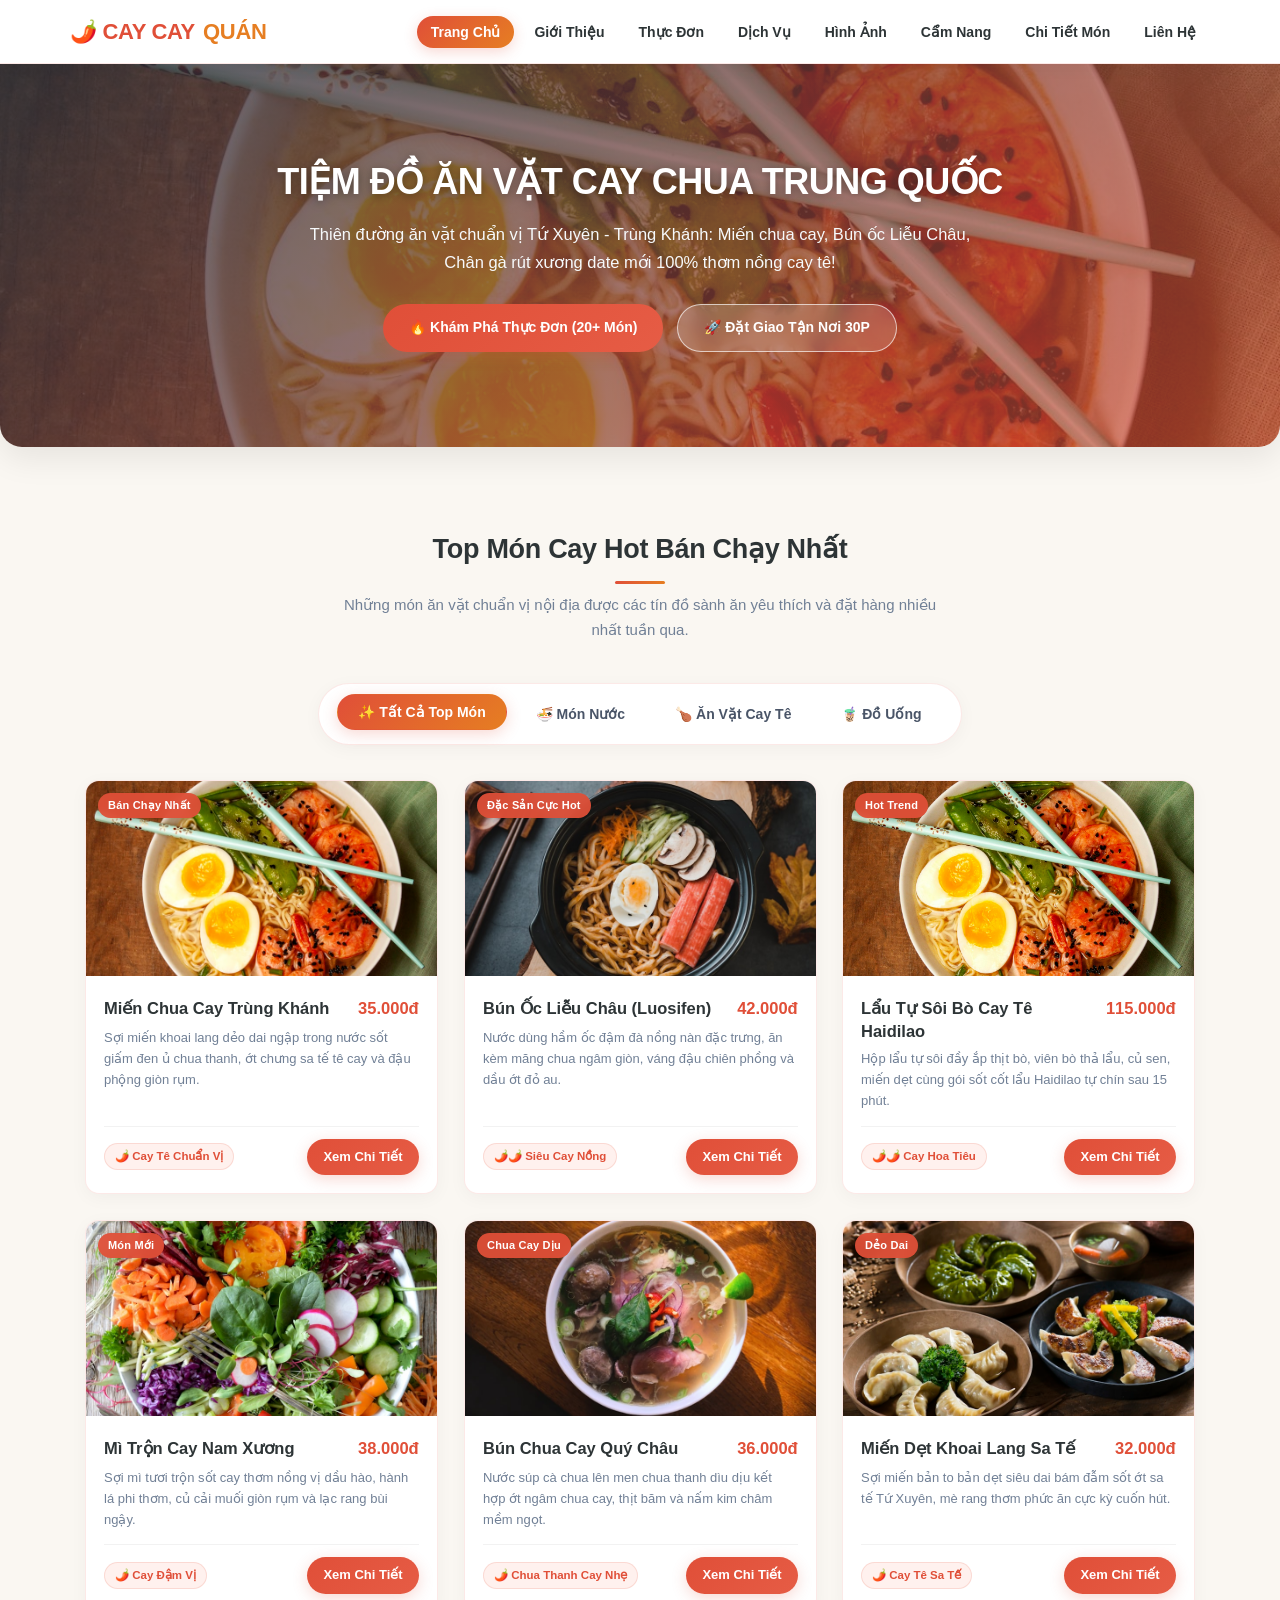
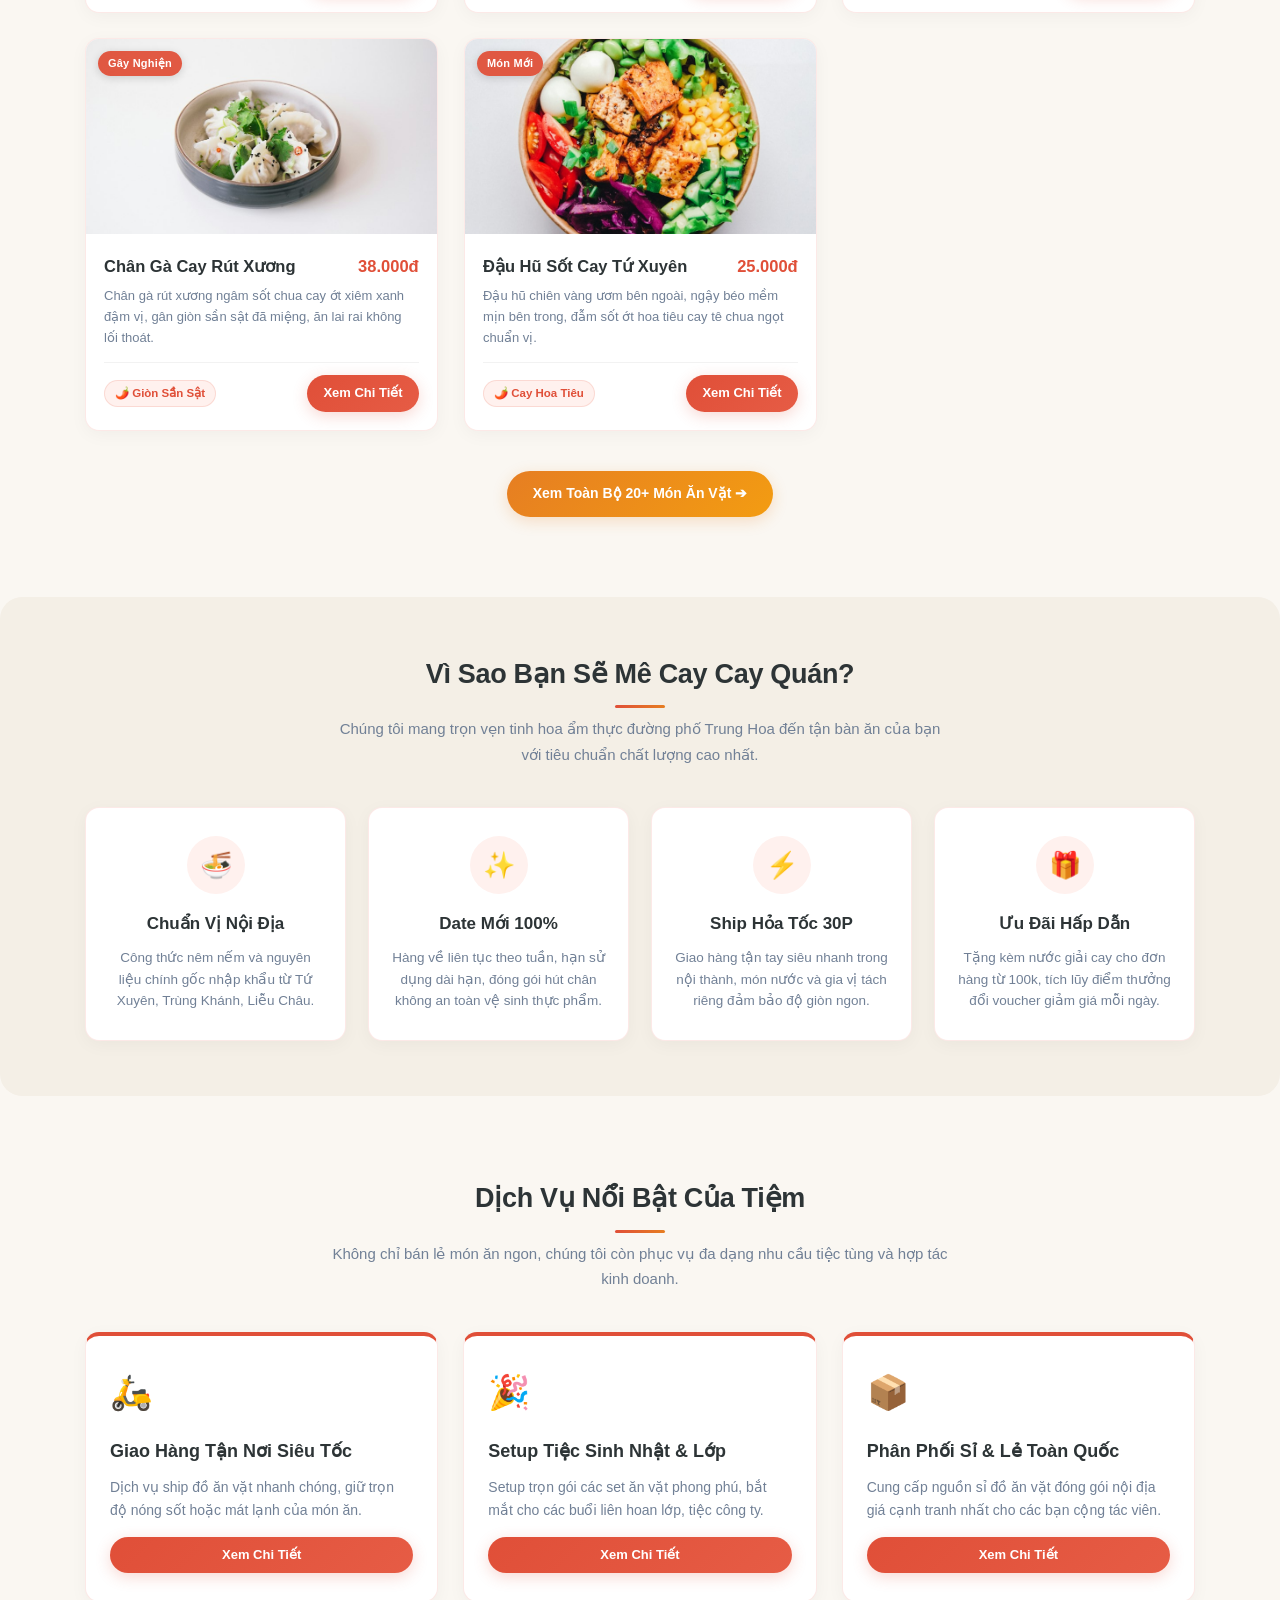
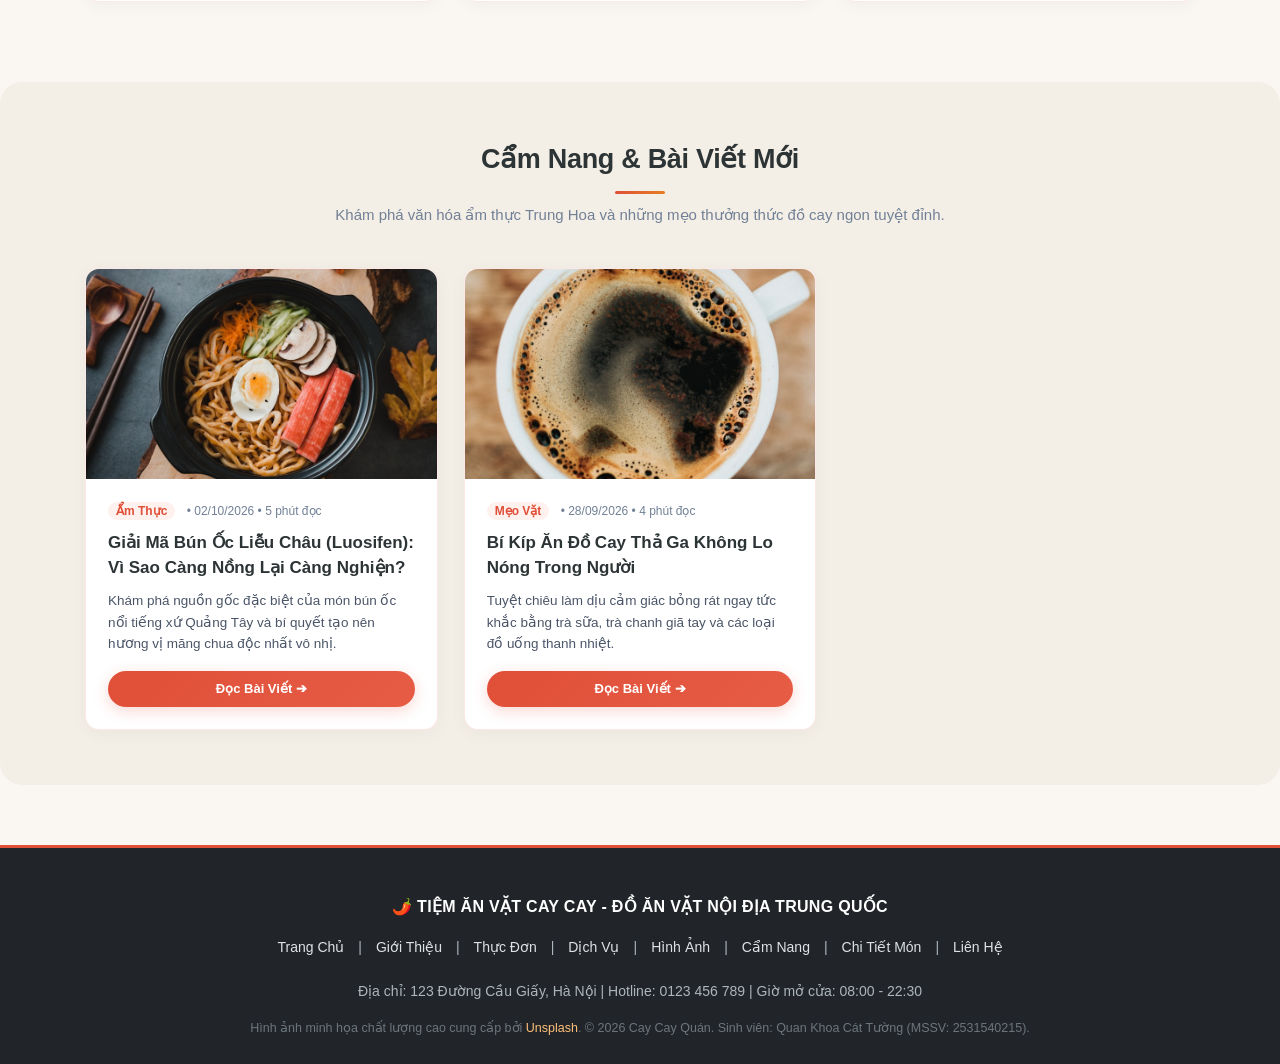
<file: index.html>
<!DOCTYPE html>
<html lang="vi">
<head>
  <meta charset="UTF-8">
  <meta name="viewport" content="width=device-width, initial-scale=1.0">
  <title>Tiệm Ăn Vặt Cay Cay - Trang Chủ</title>
  <link rel="stylesheet" href="css/style.css">
</head>
<body>

  <!-- 1. THANH ĐIỀU HƯỚNG GLASSMORPHISM (HEADER & NAVBAR) -->
  <header>
    <div class="container navbar">
      <a href="index.html" class="logo">🌶️ CAY CAY <span>QUÁN</span></a>
      <ul class="nav-links">
        <li><a href="index.html" class="active">Trang Chủ</a></li>
        <li><a href="about.html">Giới Thiệu</a></li>
        <li><a href="products.html">Thực Đơn</a></li>
        <li><a href="services.html">Dịch Vụ</a></li>
        <li><a href="gallery.html">Hình Ảnh</a></li>
        <li><a href="blog.html">Cẩm Nang</a></li>
        <li><a href="details.html">Chi Tiết Món</a></li>
        <li><a href="contact.html">Liên Hệ</a></li>
      </ul>
    </div>
  </header>

  <!-- 2. BANNER HERO -->
  <section class="hero">
    <div class="container">
      <h1>TIỆM ĐỒ ĂN VẶT CAY CHUA TRUNG QUỐC</h1>
      <p>Thiên đường ăn vặt chuẩn vị Tứ Xuyên - Trùng Khánh: Miến chua cay, Bún ốc Liễu Châu, Chân gà rút xương date mới 100% thơm nồng cay tê!</p>
      <div class="hero-btns">
        <a href="products.html" class="btn">🔥 Khám Phá Thực Đơn (20+ Món)</a>
        <a href="contact.html" class="btn btn-outline">🚀 Đặt Giao Tận Nơi 30P</a>
      </div>
    </div>
  </section>

  <!-- 3. TOP MÓN BÁN CHẠY (GRID & CARDS) -->
  <main class="section">
    <div class="container">
      <div class="section-title">
        <h2>Top Món Cay Hot Bán Chạy Nhất</h2>
        <p>Những món ăn vặt chuẩn vị nội địa được các tín đồ sành ăn yêu thích và đặt hàng nhiều nhất tuần qua.</p>
      </div>

      <!-- BỘ LỌC NHANH TRANG CHỦ -->
      <div style="text-align: center;">
        <div class="filter-pills-wrapper">
          <button type="button" class="filter-pill active" onclick="switchCategory('all', this)">✨ Tất Cả Top Món</button>
          <button type="button" class="filter-pill" onclick="switchCategory('mon-nuoc', this)">🍜 Món Nước</button>
          <button type="button" class="filter-pill" onclick="switchCategory('an-vat-cay', this)">🍗 Ăn Vặt Cay Tê</button>
          <button type="button" class="filter-pill" onclick="switchCategory('do-uong', this)">🧋 Đồ Uống</button>
        </div>
      </div>

      <div class="dish-grid" id="dish-container">
        <article class="dish-card" data-category="mon-nuoc" style="animation-delay: 0.00s;">
          <div class="dish-card-img-wrap">
            <img src="images/mienchua.jpg" alt="Miến Chua Cay Trùng Khánh">
            <span class="dish-badge-overlay">Bán Chạy Nhất</span>
          </div>
          <div class="dish-info">
            <div class="dish-header">
              <h3 class="dish-name">Miến Chua Cay Trùng Khánh</h3>
              <span class="dish-price">35.000đ</span>
            </div>
            <p class="dish-desc">Sợi miến khoai lang dẻo dai ngập trong nước sốt giấm đen ủ chua thanh, ớt chưng sa tế tê cay và đậu phộng giòn rụm.</p>
            <div class="dish-footer">
              <span class="spicy-tag">🌶️ Cay Tê Chuẩn Vị</span>
              <a href="details.html" class="btn btn-sm">Xem Chi Tiết</a>
            </div>
          </div>
        </article>
        <article class="dish-card" data-category="mon-nuoc" style="animation-delay: 0.03s;">
          <div class="dish-card-img-wrap">
            <img src="images/bunoc.jpg" alt="Bún Ốc Liễu Châu (Luosifen)">
            <span class="dish-badge-overlay">Đặc Sản Cực Hot</span>
          </div>
          <div class="dish-info">
            <div class="dish-header">
              <h3 class="dish-name">Bún Ốc Liễu Châu (Luosifen)</h3>
              <span class="dish-price">42.000đ</span>
            </div>
            <p class="dish-desc">Nước dùng hầm ốc đậm đà nồng nàn đặc trưng, ăn kèm măng chua ngâm giòn, váng đậu chiên phồng và dầu ớt đỏ au.</p>
            <div class="dish-footer">
              <span class="spicy-tag">🌶️🌶️ Siêu Cay Nồng</span>
              <a href="details.html" class="btn btn-sm">Xem Chi Tiết</a>
            </div>
          </div>
        </article>
        <article class="dish-card" data-category="mon-nuoc" style="animation-delay: 0.06s;">
          <div class="dish-card-img-wrap">
            <img src="images/hero.jpg" alt="Lẩu Tự Sôi Bò Cay Tê Haidilao">
            <span class="dish-badge-overlay">Hot Trend</span>
          </div>
          <div class="dish-info">
            <div class="dish-header">
              <h3 class="dish-name">Lẩu Tự Sôi Bò Cay Tê Haidilao</h3>
              <span class="dish-price">115.000đ</span>
            </div>
            <p class="dish-desc">Hộp lẩu tự sôi đầy ắp thịt bò, viên bò thả lẩu, củ sen, miến dẹt cùng gói sốt cốt lẩu Haidilao tự chín sau 15 phút.</p>
            <div class="dish-footer">
              <span class="spicy-tag">🌶️🌶️ Cay Hoa Tiêu</span>
              <a href="details.html" class="btn btn-sm">Xem Chi Tiết</a>
            </div>
          </div>
        </article>
        <article class="dish-card" data-category="mon-nuoc" style="animation-delay: 0.09s;">
          <div class="dish-card-img-wrap">
            <img src="images/ingredients.jpg" alt="Mì Trộn Cay Nam Xương">
            <span class="dish-badge-overlay">Món Mới</span>
          </div>
          <div class="dish-info">
            <div class="dish-header">
              <h3 class="dish-name">Mì Trộn Cay Nam Xương</h3>
              <span class="dish-price">38.000đ</span>
            </div>
            <p class="dish-desc">Sợi mì tươi trộn sốt cay thơm nồng vị dầu hào, hành lá phi thơm, củ cải muối giòn rụm và lạc rang bùi ngậy.</p>
            <div class="dish-footer">
              <span class="spicy-tag">🌶️ Cay Đậm Vị</span>
              <a href="details.html" class="btn btn-sm">Xem Chi Tiết</a>
            </div>
          </div>
        </article>
        <article class="dish-card" data-category="mon-nuoc" style="animation-delay: 0.12s;">
          <div class="dish-card-img-wrap">
            <img src="images/buncha.jpg" alt="Bún Chua Cay Quý Châu">
            <span class="dish-badge-overlay">Chua Cay Dịu</span>
          </div>
          <div class="dish-info">
            <div class="dish-header">
              <h3 class="dish-name">Bún Chua Cay Quý Châu</h3>
              <span class="dish-price">36.000đ</span>
            </div>
            <p class="dish-desc">Nước súp cà chua lên men chua thanh dìu dịu kết hợp ớt ngâm chua cay, thịt băm và nấm kim châm mềm ngọt.</p>
            <div class="dish-footer">
              <span class="spicy-tag">🌶️ Chua Thanh Cay Nhẹ</span>
              <a href="details.html" class="btn btn-sm">Xem Chi Tiết</a>
            </div>
          </div>
        </article>
        <article class="dish-card" data-category="mon-nuoc" style="animation-delay: 0.15s;">
          <div class="dish-card-img-wrap">
            <img src="images/goicuon.jpg" alt="Miến Dẹt Khoai Lang Sa Tế">
            <span class="dish-badge-overlay">Dẻo Dai</span>
          </div>
          <div class="dish-info">
            <div class="dish-header">
              <h3 class="dish-name">Miến Dẹt Khoai Lang Sa Tế</h3>
              <span class="dish-price">32.000đ</span>
            </div>
            <p class="dish-desc">Sợi miến bản to bản dẹt siêu dai bám đẫm sốt ớt sa tế Tứ Xuyên, mè rang thơm phức ăn cực kỳ cuốn hút.</p>
            <div class="dish-footer">
              <span class="spicy-tag">🌶️ Cay Tê Sa Tế</span>
              <a href="details.html" class="btn btn-sm">Xem Chi Tiết</a>
            </div>
          </div>
        </article>
        <article class="dish-card" data-category="an-vat-cay" style="animation-delay: 0.18s;">
          <div class="dish-card-img-wrap">
            <img src="images/changa.jpg" alt="Chân Gà Cay Rút Xương">
            <span class="dish-badge-overlay">Gây Nghiện</span>
          </div>
          <div class="dish-info">
            <div class="dish-header">
              <h3 class="dish-name">Chân Gà Cay Rút Xương</h3>
              <span class="dish-price">38.000đ</span>
            </div>
            <p class="dish-desc">Chân gà rút xương ngâm sốt chua cay ớt xiêm xanh đậm vị, gân giòn sần sật đã miệng, ăn lai rai không lối thoát.</p>
            <div class="dish-footer">
              <span class="spicy-tag">🌶️ Giòn Sần Sật</span>
              <a href="details.html" class="btn btn-sm">Xem Chi Tiết</a>
            </div>
          </div>
        </article>
        <article class="dish-card" data-category="an-vat-cay" style="animation-delay: 0.21s;">
          <div class="dish-card-img-wrap">
            <img src="images/dauhu.jpg" alt="Đậu Hũ Sốt Cay Tứ Xuyên">
            <span class="dish-badge-overlay">Món Mới</span>
          </div>
          <div class="dish-info">
            <div class="dish-header">
              <h3 class="dish-name">Đậu Hũ Sốt Cay Tứ Xuyên</h3>
              <span class="dish-price">25.000đ</span>
            </div>
            <p class="dish-desc">Đậu hũ chiên vàng ươm bên ngoài, ngậy béo mềm mịn bên trong, đẫm sốt ớt hoa tiêu cay tê chua ngọt chuẩn vị.</p>
            <div class="dish-footer">
              <span class="spicy-tag">🌶️ Cay Hoa Tiêu</span>
              <a href="details.html" class="btn btn-sm">Xem Chi Tiết</a>
            </div>
          </div>
        </article>
      </div>

      <div style="text-align: center; margin-top: 40px;">
        <a href="products.html" class="btn btn-secondary">Xem Toàn Bộ 20+ Món Ăn Vặt ➔</a>
      </div>
    </div>
  </main>

  <!-- JAVASCRIPT CHUYỂN MỤC HOẠT ẢNH TRÊN TRANG CHỦ -->
  <script>
    function switchCategory(cat, btn) {
      document.querySelectorAll('.filter-pill').forEach(el => el.classList.remove('active'));
      if (btn) btn.classList.add('active');

      const cards = document.querySelectorAll('.dish-card');
      let visibleIndex = 0;
      cards.forEach(card => {
        const itemCat = card.getAttribute('data-category');
        if (cat === 'all' || itemCat === cat) {
          card.style.display = 'flex';
          card.style.animation = 'none';
          void card.offsetWidth;
          card.style.animation = `cardAppear 0.4s cubic-bezier(0.16, 1, 0.3, 1) ${visibleIndex * 0.04}s forwards`;
          visibleIndex++;
        } else {
          card.style.display = 'none';
        }
      });
    }
  </script>

  <!-- 4. LÝ DO CHỌN CAY CAY QUÁN (FEATURES) -->
  <section class="section section-bg">
    <div class="container">
      <div class="section-title">
        <h2>Vì Sao Bạn Sẽ Mê Cay Cay Quán?</h2>
        <p>Chúng tôi mang trọn vẹn tinh hoa ẩm thực đường phố Trung Hoa đến tận bàn ăn của bạn với tiêu chuẩn chất lượng cao nhất.</p>
      </div>

      <div class="feature-grid">
        <div class="feature-item">
          <div class="feature-icon">🍜</div>
          <h3>Chuẩn Vị Nội Địa</h3>
          <p>Công thức nêm nếm và nguyên liệu chính gốc nhập khẩu từ Tứ Xuyên, Trùng Khánh, Liễu Châu.</p>
        </div>
        <div class="feature-item">
          <div class="feature-icon">✨</div>
          <h3>Date Mới 100%</h3>
          <p>Hàng về liên tục theo tuần, hạn sử dụng dài hạn, đóng gói hút chân không an toàn vệ sinh thực phẩm.</p>
        </div>
        <div class="feature-item">
          <div class="feature-icon">⚡</div>
          <h3>Ship Hỏa Tốc 30P</h3>
          <p>Giao hàng tận tay siêu nhanh trong nội thành, món nước và gia vị tách riêng đảm bảo độ giòn ngon.</p>
        </div>
        <div class="feature-item">
          <div class="feature-icon">🎁</div>
          <h3>Ưu Đãi Hấp Dẫn</h3>
          <p>Tặng kèm nước giải cay cho đơn hàng từ 100k, tích lũy điểm thưởng đổi voucher giảm giá mỗi ngày.</p>
        </div>
      </div>
    </div>
  </section>

  <!-- 5. DỊCH VỤ NỔI BẬT (PREVIEW SERVICES) -->
  <section class="section">
    <div class="container">
      <div class="section-title">
        <h2>Dịch Vụ Nổi Bật Của Tiệm</h2>
        <p>Không chỉ bán lẻ món ăn ngon, chúng tôi còn phục vụ đa dạng nhu cầu tiệc tùng và hợp tác kinh doanh.</p>
      </div>

      <div class="service-grid">
        <div class="service-card">
          <div class="service-icon">🛵</div>
          <h3>Giao Hàng Tận Nơi Siêu Tốc</h3>
          <p>Dịch vụ ship đồ ăn vặt nhanh chóng, giữ trọn độ nóng sốt hoặc mát lạnh của món ăn.</p>
          <a href="services.html" class="btn btn-sm">Xem Chi Tiết</a>
        </div>
        <div class="service-card">
          <div class="service-icon">🎉</div>
          <h3>Setup Tiệc Sinh Nhật & Lớp</h3>
          <p>Setup trọn gói các set ăn vặt phong phú, bắt mắt cho các buổi liên hoan lớp, tiệc công ty.</p>
          <a href="services.html" class="btn btn-sm">Xem Chi Tiết</a>
        </div>
        <div class="service-card">
          <div class="service-icon">📦</div>
          <h3>Phân Phối Sỉ & Lẻ Toàn Quốc</h3>
          <p>Cung cấp nguồn sỉ đồ ăn vặt đóng gói nội địa giá cạnh tranh nhất cho các bạn cộng tác viên.</p>
          <a href="services.html" class="btn btn-sm">Xem Chi Tiết</a>
        </div>
      </div>
    </div>
  </section>

  <!-- 6. CẨM NANG ĂN VẶT (PREVIEW BLOG) -->
  <section class="section section-bg">
    <div class="container">
      <div class="section-title">
        <h2>Cẩm Nang & Bài Viết Mới</h2>
        <p>Khám phá văn hóa ẩm thực Trung Hoa và những mẹo thưởng thức đồ cay ngon tuyệt đỉnh.</p>
      </div>

      <div class="blog-grid">
        <article class="blog-card">
          <div class="blog-card-img">
            <img src="images/bunoc.jpg" alt="Giải mã bún ốc Liễu Châu">
          </div>
          <div class="blog-body">
            <div class="blog-meta"><span>Ẩm Thực</span> • 02/10/2026 • 5 phút đọc</div>
            <h3>Giải Mã Bún Ốc Liễu Châu (Luosifen): Vì Sao Càng Nồng Lại Càng Nghiện?</h3>
            <p>Khám phá nguồn gốc đặc biệt của món bún ốc nổi tiếng xứ Quảng Tây và bí quyết tạo nên hương vị măng chua độc nhất vô nhị.</p>
            <a href="blog.html" class="btn btn-sm">Đọc Bài Viết ➔</a>
          </div>
        </article>

        <article class="blog-card">
          <div class="blog-card-img">
            <img src="images/drink.jpg" alt="Mẹo giải cay">
          </div>
          <div class="blog-body">
            <div class="blog-meta"><span>Mẹo Vặt</span> • 28/09/2026 • 4 phút đọc</div>
            <h3>Bí Kíp Ăn Đồ Cay Thả Ga Không Lo Nóng Trong Người</h3>
            <p>Tuyệt chiêu làm dịu cảm giác bỏng rát ngay tức khắc bằng trà sữa, trà chanh giã tay và các loại đồ uống thanh nhiệt.</p>
            <a href="blog.html" class="btn btn-sm">Đọc Bài Viết ➔</a>
          </div>
        </article>
      </div>
    </div>
  </section>

  <!-- CHÂN TRANG ĐẲNG CẤP (FOOTER) -->
  <footer>
    <div class="container">
      <p><strong>🌶️ TIỆM ĂN VẶT CAY CAY - ĐỒ ĂN VẶT NỘI ĐỊA TRUNG QUỐC</strong></p>
      <div class="footer-nav">
        <a href="index.html">Trang Chủ</a> |
        <a href="about.html">Giới Thiệu</a> |
        <a href="products.html">Thực Đơn</a> |
        <a href="services.html">Dịch Vụ</a> |
        <a href="gallery.html">Hình Ảnh</a> |
        <a href="blog.html">Cẩm Nang</a> |
        <a href="details.html">Chi Tiết Món</a> |
        <a href="contact.html">Liên Hệ</a>
      </div>
      <p>Địa chỉ: 123 Đường Cầu Giấy, Hà Nội | Hotline: 0123 456 789 | Giờ mở cửa: 08:00 - 22:30</p>
      <p class="footer-credit">
        Hình ảnh minh họa chất lượng cao cung cấp bởi <a href="https://unsplash.com" target="_blank" rel="noopener">Unsplash</a>. &copy; 2026 Cay Cay Quán. Sinh viên: Quan Khoa Cát Tường (MSSV: 2531540215).
      </p>
    </div>
  </footer>

</body>
</html>
</file>
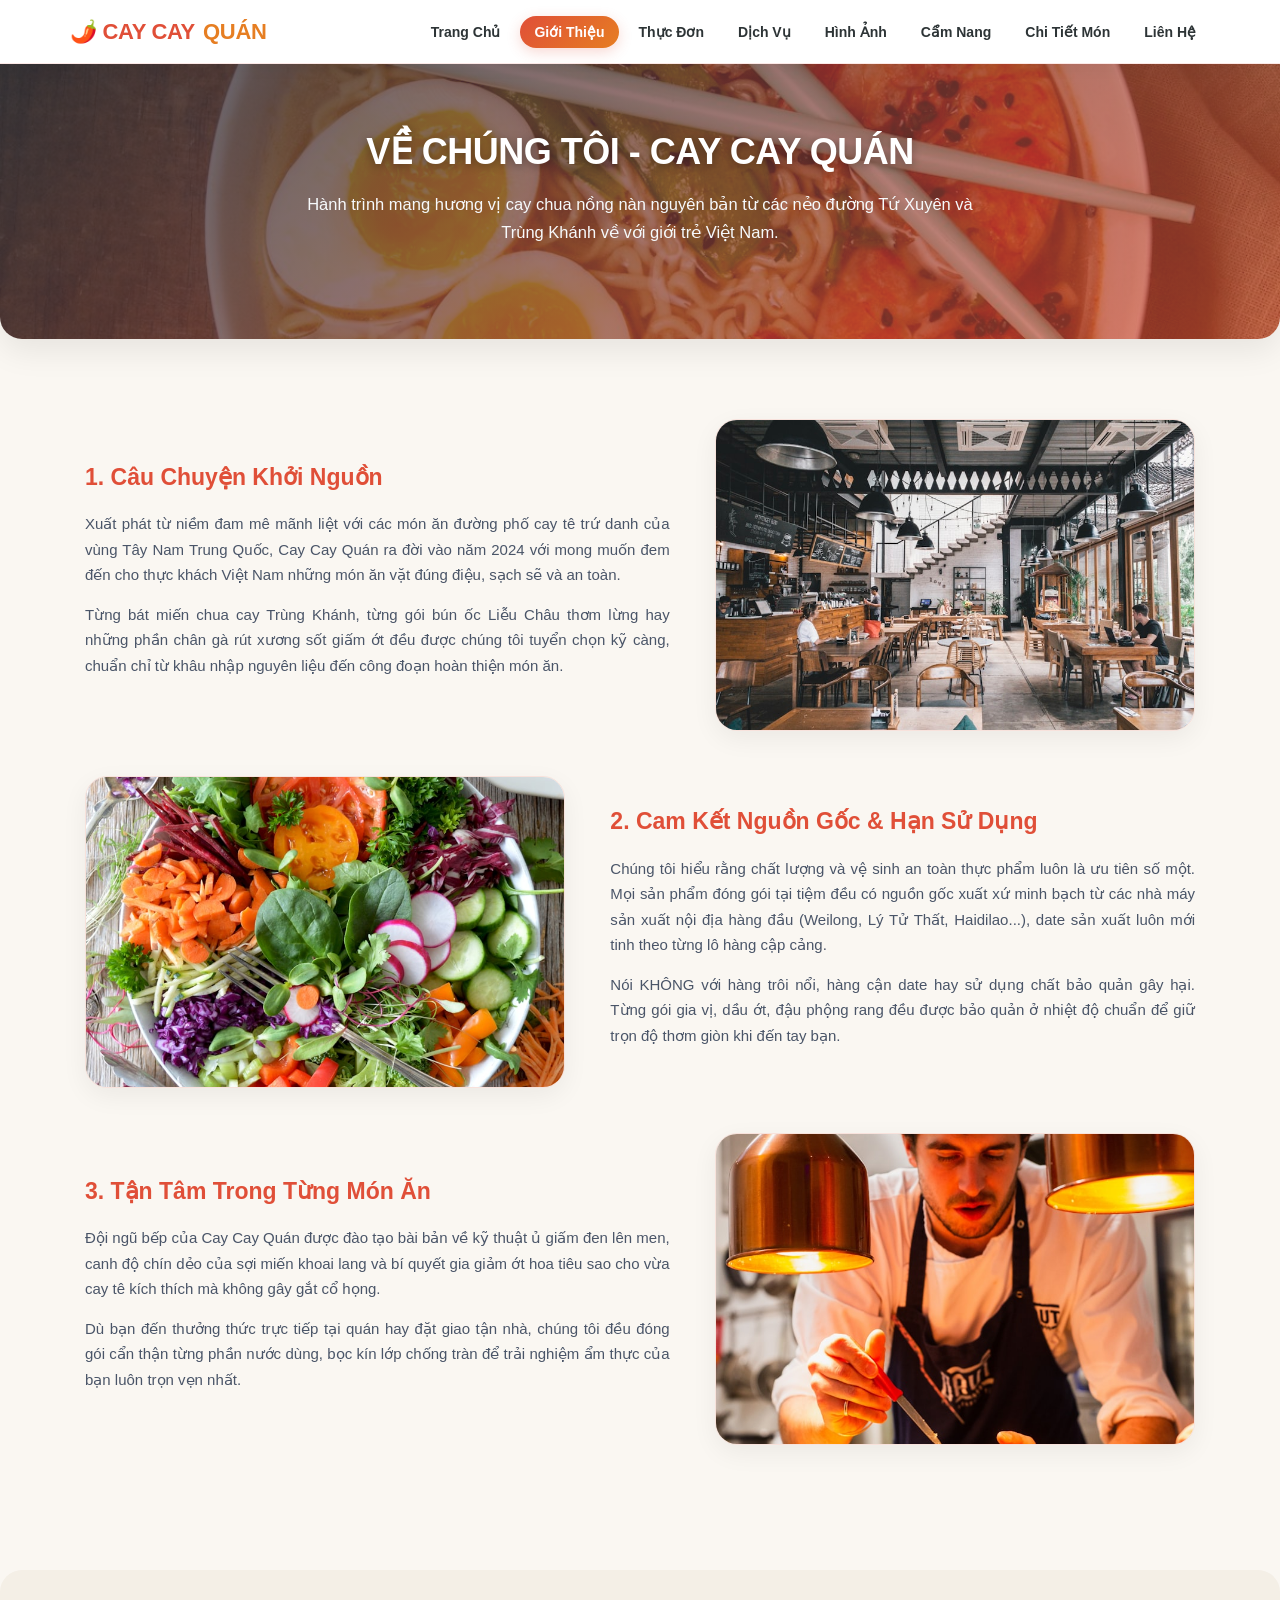
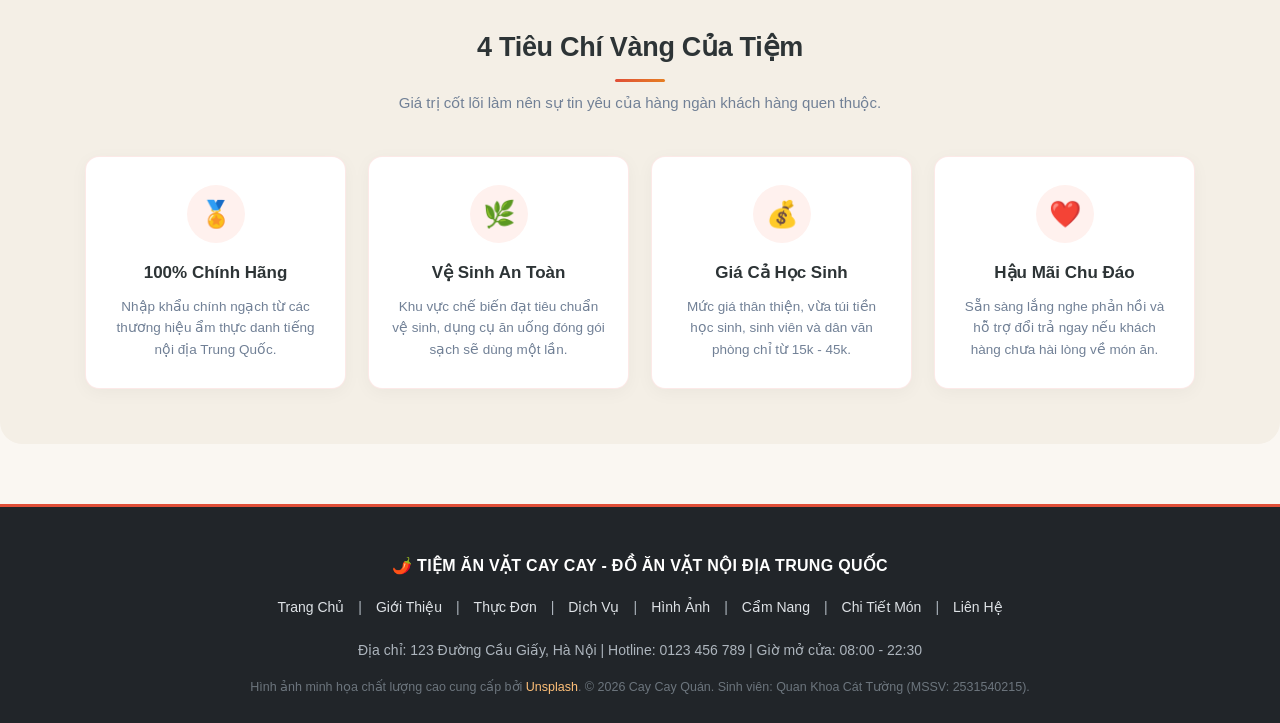
<file: about.html>
<!DOCTYPE html>
<html lang="vi">
<head>
  <meta charset="UTF-8">
  <meta name="viewport" content="width=device-width, initial-scale=1.0">
  <title>Tiệm Ăn Vặt Cay Cay - Giới Thiệu</title>
  <link rel="stylesheet" href="css/style.css">
</head>
<body>

  <!-- 1. THANH ĐIỀU HƯỚNG CHUNG (HEADER & NAVBAR) -->
  <header>
    <div class="container navbar">
      <a href="index.html" class="logo">🌶️ CAY CAY <span>QUÁN</span></a>
      <ul class="nav-links">
        <li><a href="index.html">Trang Chủ</a></li>
        <li><a href="about.html" class="active">Giới Thiệu</a></li>
        <li><a href="products.html">Thực Đơn</a></li>
        <li><a href="services.html">Dịch Vụ</a></li>
        <li><a href="gallery.html">Hình Ảnh</a></li>
        <li><a href="blog.html">Cẩm Nang</a></li>
        <li><a href="details.html">Chi Tiết Món</a></li>
        <li><a href="contact.html">Liên Hệ</a></li>
      </ul>
    </div>
  </header>

  <!-- BANNER -->
  <section class="hero" style="padding: 65px 20px;">
    <div class="container">
      <h1>VỀ CHÚNG TÔI - CAY CAY QUÁN</h1>
      <p>Hành trình mang hương vị cay chua nồng nàn nguyên bản từ các nẻo đường Tứ Xuyên và Trùng Khánh về với giới trẻ Việt Nam.</p>
    </div>
  </section>

  <!-- NỘI DUNG GIỚI THIỆU CHÍNH -->
  <main class="section">
    <div class="container">
      
      <!-- Box 1: Câu chuyện sáng lập -->
      <div class="about-box">
        <div class="about-text">
          <h3>1. Câu Chuyện Khởi Nguồn</h3>
          <p>Xuất phát từ niềm đam mê mãnh liệt với các món ăn đường phố cay tê trứ danh của vùng Tây Nam Trung Quốc, Cay Cay Quán ra đời vào năm 2024 với mong muốn đem đến cho thực khách Việt Nam những món ăn vặt đúng điệu, sạch sẽ và an toàn.</p>
          <p>Từng bát miến chua cay Trùng Khánh, từng gói bún ốc Liễu Châu thơm lừng hay những phần chân gà rút xương sốt giấm ớt đều được chúng tôi tuyển chọn kỹ càng, chuẩn chỉ từ khâu nhập nguyên liệu đến công đoạn hoàn thiện món ăn.</p>
        </div>
        <div class="about-img">
          <img src="images/shop.jpg" alt="Không gian tiệm Cay Cay Quán">
        </div>
      </div>

      <!-- Box 2: Cam kết nguyên liệu -->
      <div class="about-box reverse">
        <div class="about-text">
          <h3>2. Cam Kết Nguồn Gốc & Hạn Sử Dụng</h3>
          <p>Chúng tôi hiểu rằng chất lượng và vệ sinh an toàn thực phẩm luôn là ưu tiên số một. Mọi sản phẩm đóng gói tại tiệm đều có nguồn gốc xuất xứ minh bạch từ các nhà máy sản xuất nội địa hàng đầu (Weilong, Lý Tử Thất, Haidilao...), date sản xuất luôn mới tinh theo từng lô hàng cập cảng.</p>
          <p>Nói KHÔNG với hàng trôi nổi, hàng cận date hay sử dụng chất bảo quản gây hại. Từng gói gia vị, dầu ớt, đậu phộng rang đều được bảo quản ở nhiệt độ chuẩn để giữ trọn độ thơm giòn khi đến tay bạn.</p>
        </div>
        <div class="about-img">
          <img src="images/ingredients.jpg" alt="Nguyên liệu chuẩn bị kỹ lưỡng">
        </div>
      </div>

      <!-- Box 3: Đội ngũ đầu bếp & phục vụ -->
      <div class="about-box">
        <div class="about-text">
          <h3>3. Tận Tâm Trong Từng Món Ăn</h3>
          <p>Đội ngũ bếp của Cay Cay Quán được đào tạo bài bản về kỹ thuật ủ giấm đen lên men, canh độ chín dẻo của sợi miến khoai lang và bí quyết gia giảm ớt hoa tiêu sao cho vừa cay tê kích thích mà không gây gắt cổ họng.</p>
          <p>Dù bạn đến thưởng thức trực tiếp tại quán hay đặt giao tận nhà, chúng tôi đều đóng gói cẩn thận từng phần nước dùng, bọc kín lớp chống tràn để trải nghiệm ẩm thực của bạn luôn trọn vẹn nhất.</p>
        </div>
        <div class="about-img">
          <img src="images/chef.jpg" alt="Đầu bếp Cay Cay Quán">
        </div>
      </div>

    </div>
  </main>

  <!-- TIÊU CHÍ VÀNG -->
  <section class="section section-bg">
    <div class="container">
      <div class="section-title">
        <h2>4 Tiêu Chí Vàng Của Tiệm</h2>
        <p>Giá trị cốt lõi làm nên sự tin yêu của hàng ngàn khách hàng quen thuộc.</p>
      </div>

      <div class="feature-grid">
        <div class="feature-item">
          <div class="feature-icon">🏅</div>
          <h3>100% Chính Hãng</h3>
          <p>Nhập khẩu chính ngạch từ các thương hiệu ẩm thực danh tiếng nội địa Trung Quốc.</p>
        </div>
        <div class="feature-item">
          <div class="feature-icon">🌿</div>
          <h3>Vệ Sinh An Toàn</h3>
          <p>Khu vực chế biến đạt tiêu chuẩn vệ sinh, dụng cụ ăn uống đóng gói sạch sẽ dùng một lần.</p>
        </div>
        <div class="feature-item">
          <div class="feature-icon">💰</div>
          <h3>Giá Cả Học Sinh</h3>
          <p>Mức giá thân thiện, vừa túi tiền học sinh, sinh viên và dân văn phòng chỉ từ 15k - 45k.</p>
        </div>
        <div class="feature-item">
          <div class="feature-icon">❤️</div>
          <h3>Hậu Mãi Chu Đáo</h3>
          <p>Sẵn sàng lắng nghe phản hồi và hỗ trợ đổi trả ngay nếu khách hàng chưa hài lòng về món ăn.</p>
        </div>
      </div>
    </div>
  </section>

  <!-- CHÂN TRANG CHUNG (FOOTER) -->
  <footer>
    <div class="container">
      <p><strong>🌶️ TIỆM ĂN VẶT CAY CAY - ĐỒ ĂN VẶT NỘI ĐỊA TRUNG QUỐC</strong></p>
      <div class="footer-nav">
        <a href="index.html">Trang Chủ</a> |
        <a href="about.html">Giới Thiệu</a> |
        <a href="products.html">Thực Đơn</a> |
        <a href="services.html">Dịch Vụ</a> |
        <a href="gallery.html">Hình Ảnh</a> |
        <a href="blog.html">Cẩm Nang</a> |
        <a href="details.html">Chi Tiết Món</a> |
        <a href="contact.html">Liên Hệ</a>
      </div>
      <p>Địa chỉ: 123 Đường Cầu Giấy, Hà Nội | Hotline: 0123 456 789 | Giờ mở cửa: 08:00 - 22:30</p>
      <p class="footer-credit">
        Hình ảnh minh họa chất lượng cao cung cấp bởi <a href="https://unsplash.com" target="_blank" rel="noopener">Unsplash</a>. &copy; 2026 Cay Cay Quán. Sinh viên: Quan Khoa Cát Tường (MSSV: 2531540215).
      </p>
    </div>
  </footer>

</body>
</html>
</file>
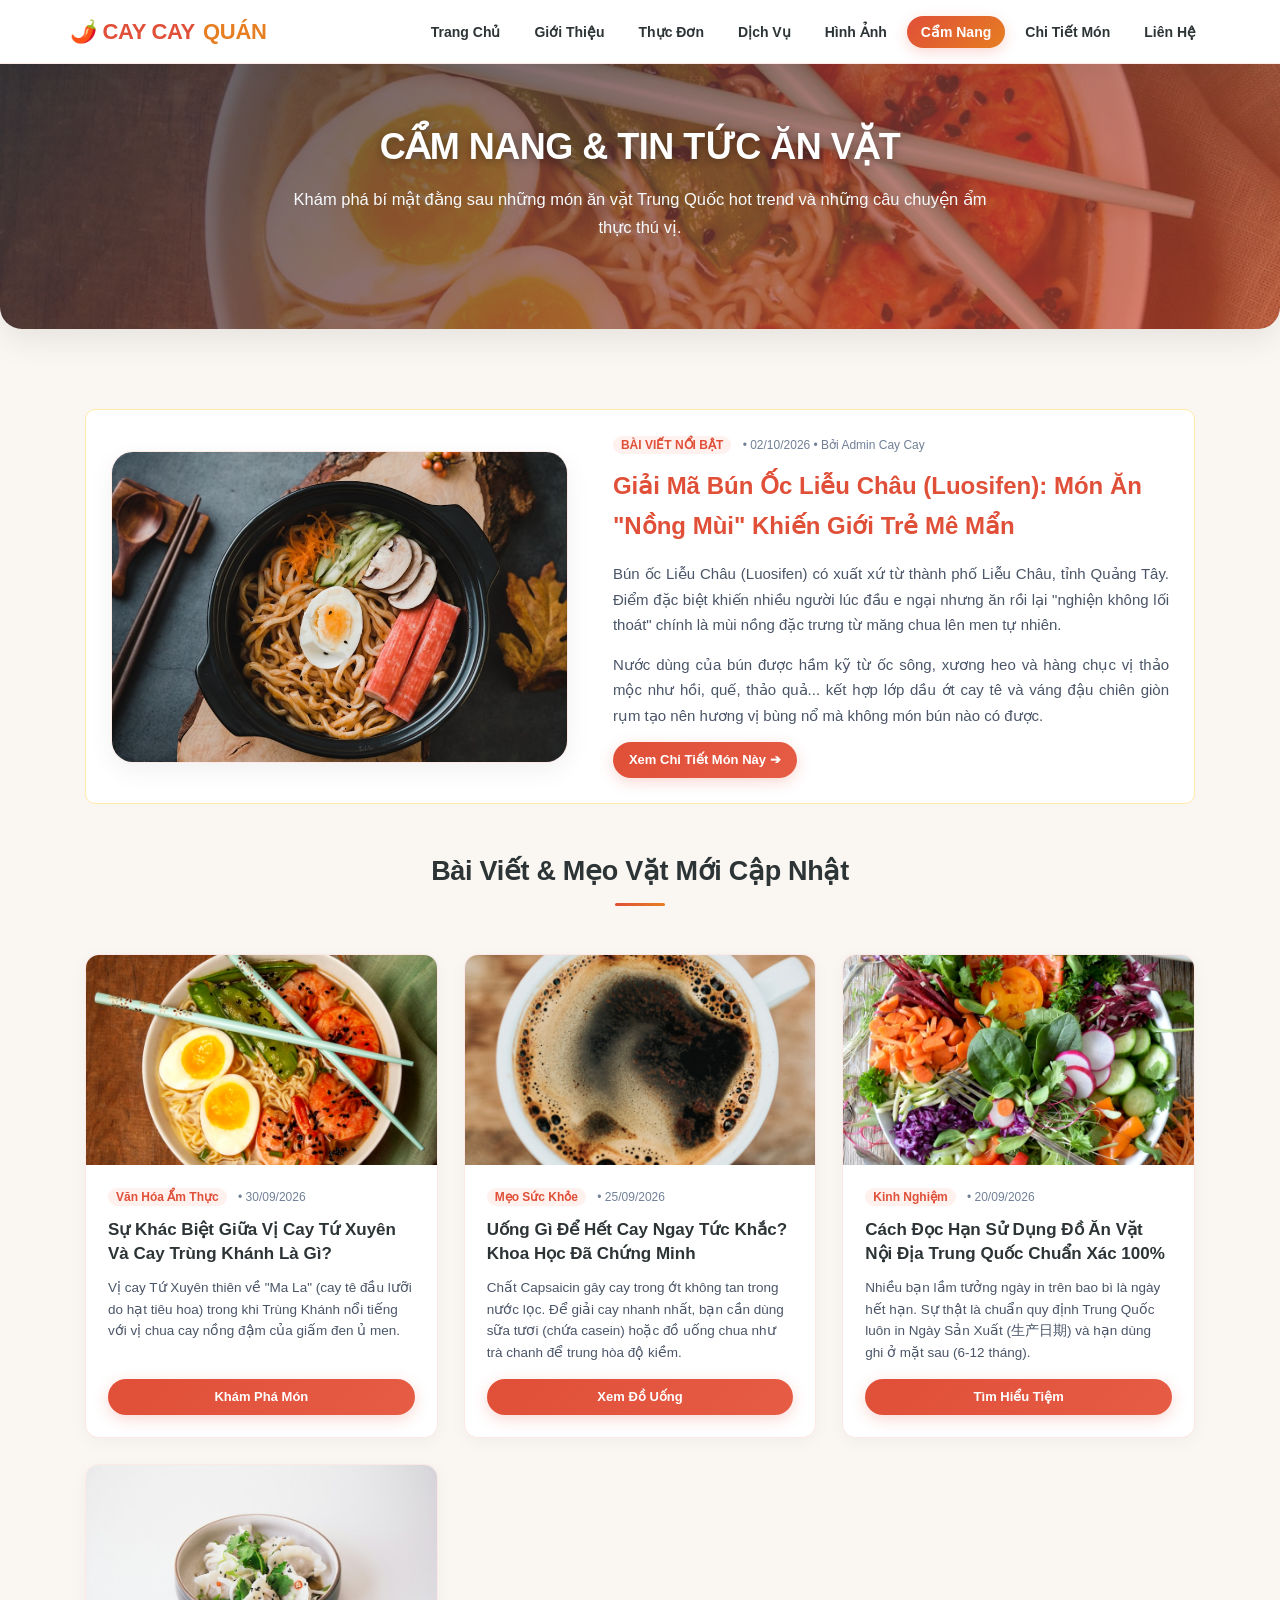
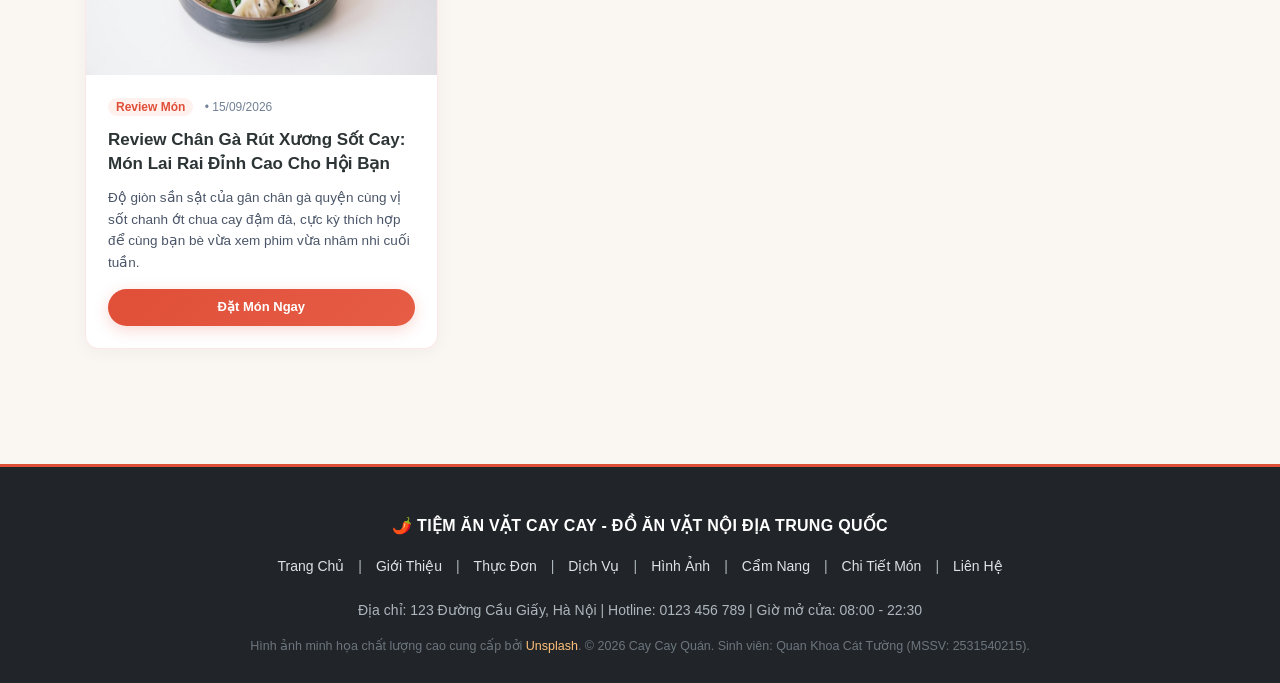
<file: blog.html>
<!DOCTYPE html>
<html lang="vi">
<head>
  <meta charset="UTF-8">
  <meta name="viewport" content="width=device-width, initial-scale=1.0">
  <title>Tiệm Ăn Vặt Cay Cay - Cẩm Nang Ăn Vặt</title>
  <link rel="stylesheet" href="css/style.css">
</head>
<body>

  <!-- 1. THANH ĐIỀU HƯỚNG CHUNG (HEADER & NAVBAR) -->
  <header>
    <div class="container navbar">
      <a href="index.html" class="logo">🌶️ CAY CAY <span>QUÁN</span></a>
      <ul class="nav-links">
        <li><a href="index.html">Trang Chủ</a></li>
        <li><a href="about.html">Giới Thiệu</a></li>
        <li><a href="products.html">Thực Đơn</a></li>
        <li><a href="services.html">Dịch Vụ</a></li>
        <li><a href="gallery.html">Hình Ảnh</a></li>
        <li><a href="blog.html" class="active">Cẩm Nang</a></li>
        <li><a href="details.html">Chi Tiết Món</a></li>
        <li><a href="contact.html">Liên Hệ</a></li>
      </ul>
    </div>
  </header>

  <!-- BANNER -->
  <section class="hero" style="padding: 60px 20px;">
    <div class="container">
      <h1>CẨM NANG & TIN TỨC ĂN VẶT</h1>
      <p>Khám phá bí mật đằng sau những món ăn vặt Trung Quốc hot trend và những câu chuyện ẩm thực thú vị.</p>
    </div>
  </section>

  <!-- NỘI DUNG BLOG -->
  <main class="section">
    <div class="container">
      
      <!-- BÀI VIẾT NỔI BẬT LỚN -->
      <div class="about-box" style="background: #ffffff; padding: 25px; border-radius: 10px; border: 1px solid #ffeaa7; margin-bottom: 45px;">
        <div class="about-img">
          <img src="images/bunoc.jpg" alt="Giải mã bún ốc Liễu Châu">
        </div>
        <div class="about-text">
          <div class="blog-meta"><span>BÀI VIẾT NỔI BẬT</span> • 02/10/2026 • Bởi Admin Cay Cay</div>
          <h3 style="font-size: 24px;">Giải Mã Bún Ốc Liễu Châu (Luosifen): Món Ăn "Nồng Mùi" Khiến Giới Trẻ Mê Mẩn</h3>
          <p>Bún ốc Liễu Châu (Luosifen) có xuất xứ từ thành phố Liễu Châu, tỉnh Quảng Tây. Điểm đặc biệt khiến nhiều người lúc đầu e ngại nhưng ăn rồi lại "nghiện không lối thoát" chính là mùi nồng đặc trưng từ măng chua lên men tự nhiên.</p>
          <p>Nước dùng của bún được hầm kỹ từ ốc sông, xương heo và hàng chục vị thảo mộc như hồi, quế, thảo quả... kết hợp lớp dầu ớt cay tê và váng đậu chiên giòn rụm tạo nên hương vị bùng nổ mà không món bún nào có được.</p>
          <a href="details.html" class="btn btn-sm">Xem Chi Tiết Món Này ➔</a>
        </div>
      </div>

      <!-- LƯỚI BÀI VIẾT PHỤ (BLOG GRID) -->
      <div class="section-title">
        <h2>Bài Viết & Mẹo Vặt Mới Cập Nhật</h2>
      </div>

      <div class="blog-grid">
        <!-- Bài 1 -->
        <article class="blog-card">
          <div class="blog-card-img">
            <img src="images/mienchua.jpg" alt="Sự khác biệt giữa cay Tứ Xuyên và cay Trùng Khánh">
          </div>
          <div class="blog-body">
            <div class="blog-meta"><span>Văn Hóa Ẩm Thực</span> • 30/09/2026</div>
            <h3>Sự Khác Biệt Giữa Vị Cay Tứ Xuyên Và Cay Trùng Khánh Là Gì?</h3>
            <p>Vị cay Tứ Xuyên thiên về "Ma La" (cay tê đầu lưỡi do hạt tiêu hoa) trong khi Trùng Khánh nổi tiếng với vị chua cay nồng đậm của giấm đen ủ men.</p>
            <a href="products.html" class="btn btn-sm">Khám Phá Món</a>
          </div>
        </article>

        <!-- Bài 2 -->
        <article class="blog-card">
          <div class="blog-card-img">
            <img src="images/drink.jpg" alt="Uống gì để giải cay nhanh nhất">
          </div>
          <div class="blog-body">
            <div class="blog-meta"><span>Mẹo Sức Khỏe</span> • 25/09/2026</div>
            <h3>Uống Gì Để Hết Cay Ngay Tức Khắc? Khoa Học Đã Chứng Minh</h3>
            <p>Chất Capsaicin gây cay trong ớt không tan trong nước lọc. Để giải cay nhanh nhất, bạn cần dùng sữa tươi (chứa casein) hoặc đồ uống chua như trà chanh để trung hòa độ kiềm.</p>
            <a href="products.html#do-uong" class="btn btn-sm">Xem Đồ Uống</a>
          </div>
        </article>

        <!-- Bài 3 -->
        <article class="blog-card">
          <div class="blog-card-img">
            <img src="images/ingredients.jpg" alt="Cách xem hạn sử dụng đồ ăn vặt Trung Quốc">
          </div>
          <div class="blog-body">
            <div class="blog-meta"><span>Kinh Nghiệm</span> • 20/09/2026</div>
            <h3>Cách Đọc Hạn Sử Dụng Đồ Ăn Vặt Nội Địa Trung Quốc Chuẩn Xác 100%</h3>
            <p>Nhiều bạn lầm tưởng ngày in trên bao bì là ngày hết hạn. Sự thật là chuẩn quy định Trung Quốc luôn in Ngày Sản Xuất (生产日期) và hạn dùng ghi ở mặt sau (6-12 tháng).</p>
            <a href="about.html" class="btn btn-sm">Tìm Hiểu Tiệm</a>
          </div>
        </article>

        <!-- Bài 4 -->
        <article class="blog-card">
          <div class="blog-card-img">
            <img src="images/changa.jpg" alt="Review chân gà rút xương sốt cay">
          </div>
          <div class="blog-body">
            <div class="blog-meta"><span>Review Món</span> • 15/09/2026</div>
            <h3>Review Chân Gà Rút Xương Sốt Cay: Món Lai Rai Đỉnh Cao Cho Hội Bạn</h3>
            <p>Độ giòn sần sật của gân chân gà quyện cùng vị sốt chanh ớt chua cay đậm đà, cực kỳ thích hợp để cùng bạn bè vừa xem phim vừa nhâm nhi cuối tuần.</p>
            <a href="details.html" class="btn btn-sm">Đặt Món Ngay</a>
          </div>
        </article>
      </div>

    </div>
  </main>

  <!-- CHÂN TRANG CHUNG (FOOTER) -->
  <footer>
    <div class="container">
      <p><strong>🌶️ TIỆM ĂN VẶT CAY CAY - ĐỒ ĂN VẶT NỘI ĐỊA TRUNG QUỐC</strong></p>
      <div class="footer-nav">
        <a href="index.html">Trang Chủ</a> |
        <a href="about.html">Giới Thiệu</a> |
        <a href="products.html">Thực Đơn</a> |
        <a href="services.html">Dịch Vụ</a> |
        <a href="gallery.html">Hình Ảnh</a> |
        <a href="blog.html">Cẩm Nang</a> |
        <a href="details.html">Chi Tiết Món</a> |
        <a href="contact.html">Liên Hệ</a>
      </div>
      <p>Địa chỉ: 123 Đường Cầu Giấy, Hà Nội | Hotline: 0123 456 789 | Giờ mở cửa: 08:00 - 22:30</p>
      <p class="footer-credit">
        Hình ảnh minh họa chất lượng cao cung cấp bởi <a href="https://unsplash.com" target="_blank" rel="noopener">Unsplash</a>. &copy; 2026 Cay Cay Quán. Sinh viên: Quan Khoa Cát Tường (MSSV: 2531540215).
      </p>
    </div>
  </footer>

</body>
</html>
</file>
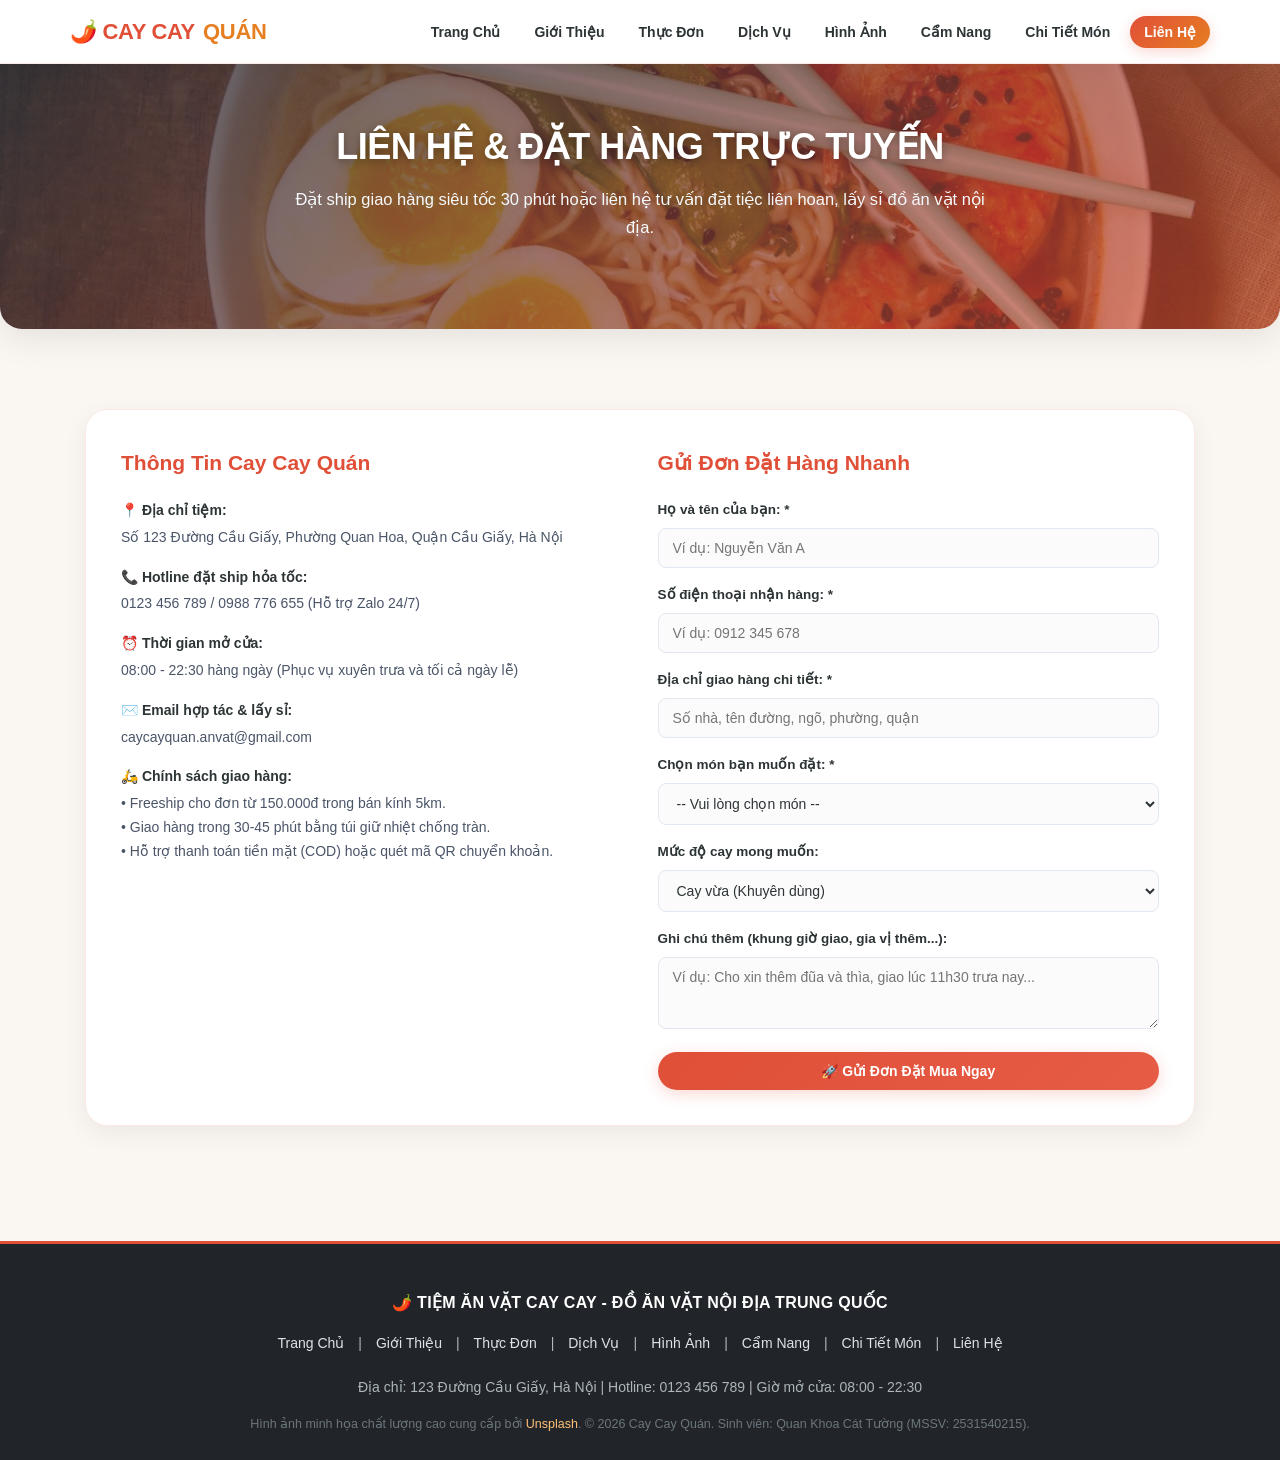
<file: contact.html>
<!DOCTYPE html>
<html lang="vi">
<head>
  <meta charset="UTF-8">
  <meta name="viewport" content="width=device-width, initial-scale=1.0">
  <title>Tiệm Ăn Vặt Cay Cay - Liên Hệ & Đặt Hàng</title>
  <link rel="stylesheet" href="css/style.css">
</head>
<body>

  <!-- 1. THANH ĐIỀU HƯỚNG CHUNG (HEADER & NAVBAR) -->
  <header>
    <div class="container navbar">
      <a href="index.html" class="logo">🌶️ CAY CAY <span>QUÁN</span></a>
      <ul class="nav-links">
        <li><a href="index.html">Trang Chủ</a></li>
        <li><a href="about.html">Giới Thiệu</a></li>
        <li><a href="products.html">Thực Đơn</a></li>
        <li><a href="services.html">Dịch Vụ</a></li>
        <li><a href="gallery.html">Hình Ảnh</a></li>
        <li><a href="blog.html">Cẩm Nang</a></li>
        <li><a href="details.html">Chi Tiết Món</a></li>
        <li><a href="contact.html" class="active">Liên Hệ</a></li>
      </ul>
    </div>
  </header>

  <!-- BANNER -->
  <section class="hero" style="padding: 60px 20px;">
    <div class="container">
      <h1>LIÊN HỆ & ĐẶT HÀNG TRỰC TUYẾN</h1>
      <p>Đặt ship giao hàng siêu tốc 30 phút hoặc liên hệ tư vấn đặt tiệc liên hoan, lấy sỉ đồ ăn vặt nội địa.</p>
    </div>
  </section>

  <!-- FORM LIÊN HỆ & ĐẶT SHIP -->
  <main class="section">
    <div class="container">
      <div class="contact-wrapper">
        
        <!-- Cột trái: Thông tin tiệm -->
        <div class="contact-info">
          <h3>Thông Tin Cay Cay Quán</h3>
          
          <div class="info-line">
            <strong>📍 Địa chỉ tiệm:</strong>
            <p>Số 123 Đường Cầu Giấy, Phường Quan Hoa, Quận Cầu Giấy, Hà Nội</p>
          </div>

          <div class="info-line">
            <strong>📞 Hotline đặt ship hỏa tốc:</strong>
            <p>0123 456 789 / 0988 776 655 (Hỗ trợ Zalo 24/7)</p>
          </div>

          <div class="info-line">
            <strong>⏰ Thời gian mở cửa:</strong>
            <p>08:00 - 22:30 hàng ngày (Phục vụ xuyên trưa và tối cả ngày lễ)</p>
          </div>

          <div class="info-line">
            <strong>✉️ Email hợp tác & lấy sỉ:</strong>
            <p>caycayquan.anvat@gmail.com</p>
          </div>

          <div class="info-line">
            <strong>🛵 Chính sách giao hàng:</strong>
            <p>• Freeship cho đơn từ 150.000đ trong bán kính 5km.<br>
               • Giao hàng trong 30-45 phút bằng túi giữ nhiệt chống tràn.<br>
               • Hỗ trợ thanh toán tiền mặt (COD) hoặc quét mã QR chuyển khoản.</p>
          </div>
        </div>

        <!-- Cột phải: Form đặt món -->
        <div class="contact-form">
          <h3>Gửi Đơn Đặt Hàng Nhanh</h3>
          <form action="#" method="get" onsubmit="alert('Cảm ơn bạn! Tiệm Cay Cay Quán đã tiếp nhận đơn hàng và sẽ liên hệ xác nhận trong 2 phút!'); return false;">
            <div class="form-group">
              <label for="fullname">Họ và tên của bạn: *</label>
              <input type="text" id="fullname" name="fullname" placeholder="Ví dụ: Nguyễn Văn A" required>
            </div>

            <div class="form-group">
              <label for="phone">Số điện thoại nhận hàng: *</label>
              <input type="tel" id="phone" name="phone" placeholder="Ví dụ: 0912 345 678" required>
            </div>

            <div class="form-group">
              <label for="address">Địa chỉ giao hàng chi tiết: *</label>
              <input type="text" id="address" name="address" placeholder="Số nhà, tên đường, ngõ, phường, quận" required>
            </div>

            <div class="form-group">
              <label for="order-dish">Chọn món bạn muốn đặt: *</label>
              <select id="order-dish" name="order-dish" required>
                <option value="">-- Vui lòng chọn món --</option>
                <option value="mienchua">Miến Chua Cay Trùng Khánh (35.000đ)</option>
                <option value="bunoc">Bún Ốc Liễu Châu Luosifen (42.000đ)</option>
                <option value="changa">Chân Gà Cay Rút Xương (38.000đ)</option>
                <option value="dauhu">Đậu Hũ Sốt Cay Tứ Xuyên (25.000đ)</option>
                <option value="covit">Cổ Vịt Cay Vũ Hán (35.000đ)</option>
                <option value="quecay">Que Cay Tứ Xuyên Vệ Long (15.000đ)</option>
                <option value="combo-tk">Combo Trùng Khánh Cay Tê (85.000đ)</option>
                <option value="combo-spicy">Combo Thử Thách Cực Cay (119.000đ)</option>
              </select>
            </div>

            <div class="form-group">
              <label for="spicy-level">Mức độ cay mong muốn:</label>
              <select id="spicy-level" name="spicy-level">
                <option value="1">Cay nhẹ</option>
                <option value="2" selected>Cay vừa (Khuyên dùng)</option>
                <option value="3">Cay tê Tứ Xuyên</option>
                <option value="4">Siêu cay xé lưỡi</option>
              </select>
            </div>

            <div class="form-group">
              <label for="note">Ghi chú thêm (khung giờ giao, gia vị thêm...):</label>
              <textarea id="note" name="note" rows="3" placeholder="Ví dụ: Cho xin thêm đũa và thìa, giao lúc 11h30 trưa nay..."></textarea>
            </div>

            <button type="submit" class="btn" style="width: 100%;">🚀 Gửi Đơn Đặt Mua Ngay</button>
          </form>
        </div>

      </div>
    </div>
  </main>

  <!-- CHÂN TRANG CHUNG (FOOTER) -->
  <footer>
    <div class="container">
      <p><strong>🌶️ TIỆM ĂN VẶT CAY CAY - ĐỒ ĂN VẶT NỘI ĐỊA TRUNG QUỐC</strong></p>
      <div class="footer-nav">
        <a href="index.html">Trang Chủ</a> |
        <a href="about.html">Giới Thiệu</a> |
        <a href="products.html">Thực Đơn</a> |
        <a href="services.html">Dịch Vụ</a> |
        <a href="gallery.html">Hình Ảnh</a> |
        <a href="blog.html">Cẩm Nang</a> |
        <a href="details.html">Chi Tiết Món</a> |
        <a href="contact.html">Liên Hệ</a>
      </div>
      <p>Địa chỉ: 123 Đường Cầu Giấy, Hà Nội | Hotline: 0123 456 789 | Giờ mở cửa: 08:00 - 22:30</p>
      <p class="footer-credit">
        Hình ảnh minh họa chất lượng cao cung cấp bởi <a href="https://unsplash.com" target="_blank" rel="noopener">Unsplash</a>. &copy; 2026 Cay Cay Quán. Sinh viên: Quan Khoa Cát Tường (MSSV: 2531540215).
      </p>
    </div>
  </footer>

</body>
</html>
</file>
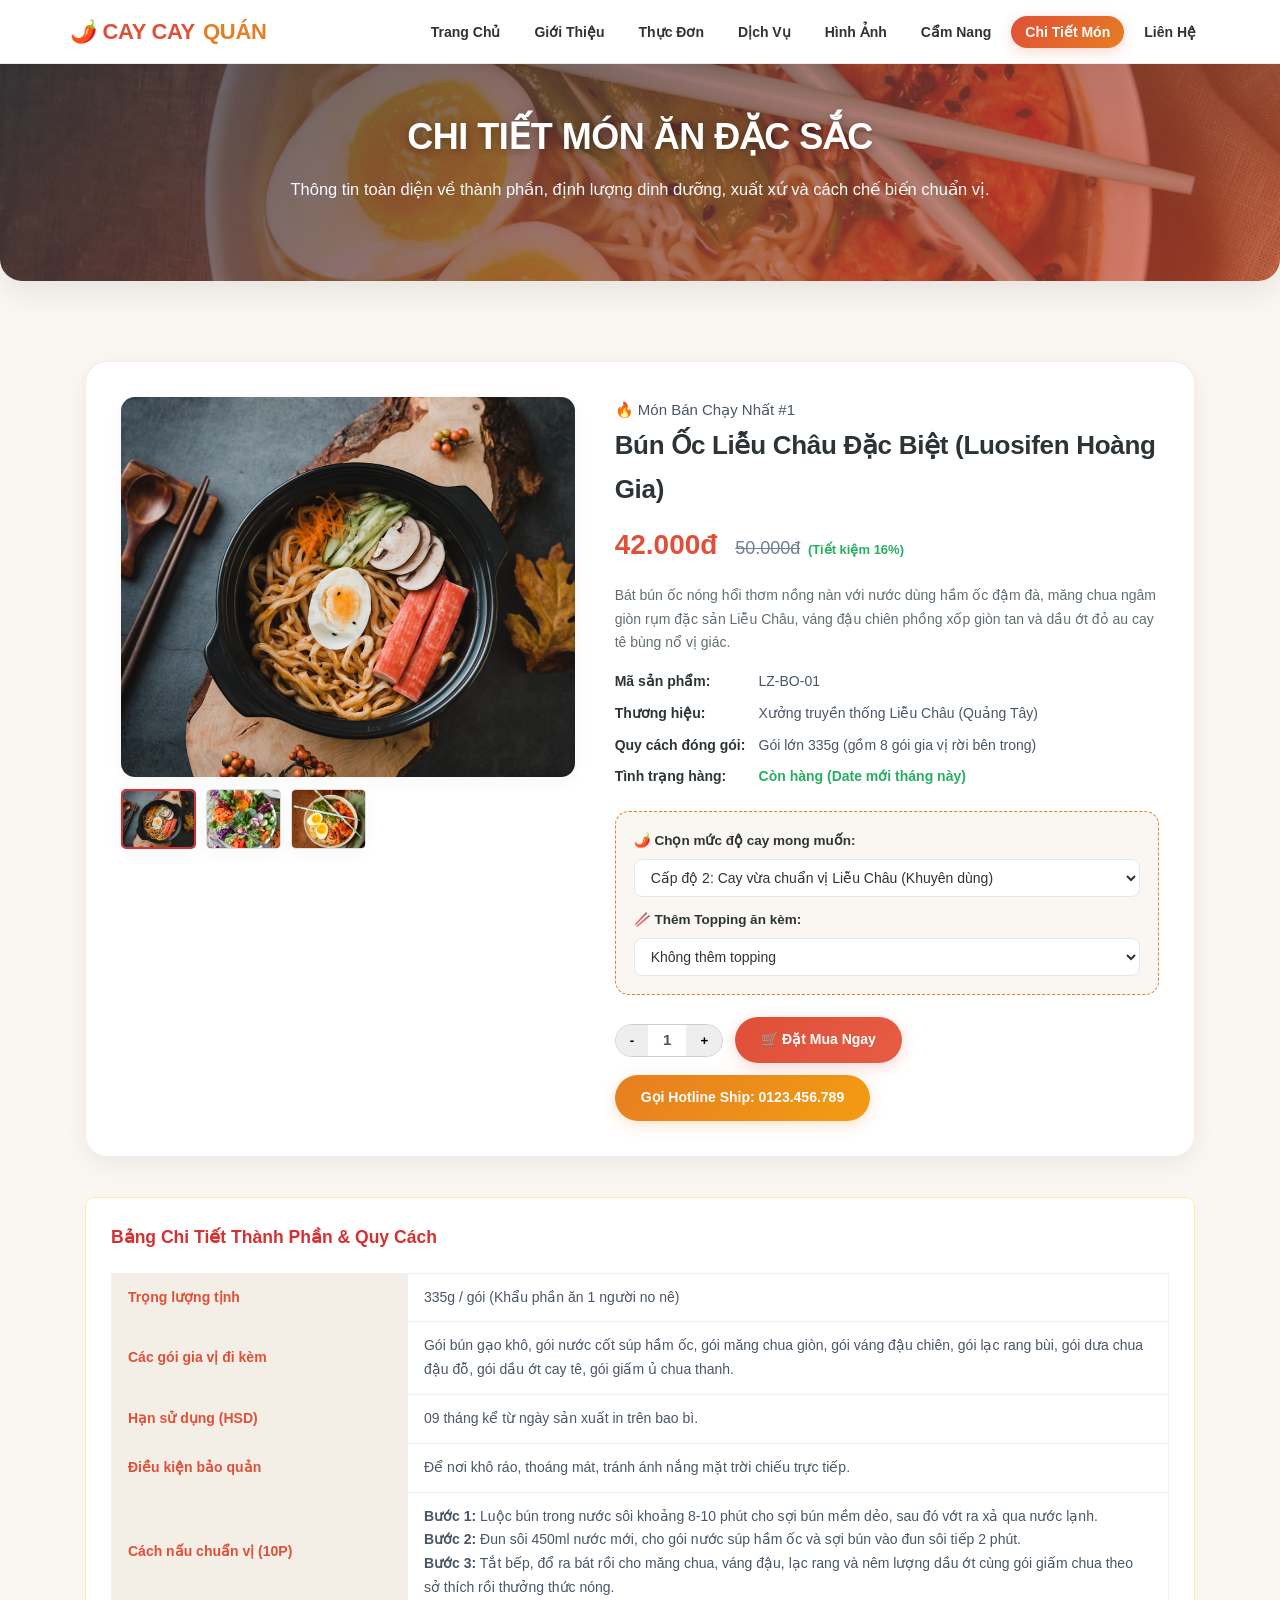
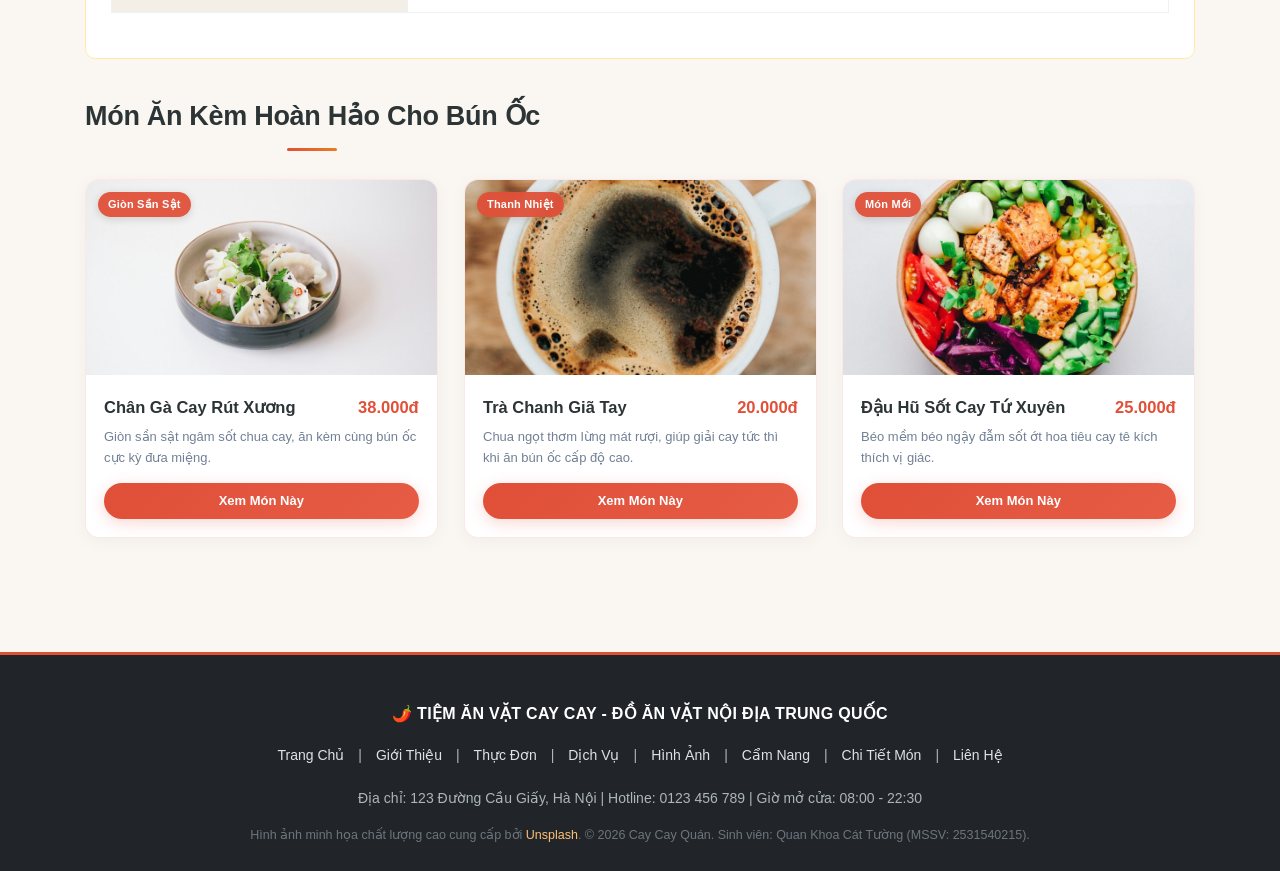
<file: details.html>
<!DOCTYPE html>
<html lang="vi">
<head>
  <meta charset="UTF-8">
  <meta name="viewport" content="width=device-width, initial-scale=1.0">
  <title>Tiệm Ăn Vặt Cay Cay - Chi Tiết Sản Phẩm</title>
  <link rel="stylesheet" href="css/style.css">
</head>
<body>

  <!-- 1. THANH ĐIỀU HƯỚNG CHUNG (HEADER & NAVBAR) -->
  <header>
    <div class="container navbar">
      <a href="index.html" class="logo">🌶️ CAY CAY <span>QUÁN</span></a>
      <ul class="nav-links">
        <li><a href="index.html">Trang Chủ</a></li>
        <li><a href="about.html">Giới Thiệu</a></li>
        <li><a href="products.html">Thực Đơn</a></li>
        <li><a href="services.html">Dịch Vụ</a></li>
        <li><a href="gallery.html">Hình Ảnh</a></li>
        <li><a href="blog.html">Cẩm Nang</a></li>
        <li><a href="details.html" class="active">Chi Tiết Món</a></li>
        <li><a href="contact.html">Liên Hệ</a></li>
      </ul>
    </div>
  </header>

  <!-- BANNER -->
  <section class="hero" style="padding: 50px 20px;">
    <div class="container">
      <h1>CHI TIẾT MÓN ĂN ĐẶC SẮC</h1>
      <p>Thông tin toàn diện về thành phần, định lượng dinh dưỡng, xuất xứ và cách chế biến chuẩn vị.</p>
    </div>
  </section>

  <!-- KHỐI CHI TIẾT SẢN PHẨM -->
  <main class="section">
    <div class="container">
      
      <div class="product-detail-wrapper">
        <!-- Cột trái: Ảnh sản phẩm -->
        <div class="product-detail-img">
          <img src="images/bunoc.jpg" alt="Bún Ốc Liễu Châu Đặc Biệt">
          <div style="display: flex; gap: 10px; margin-top: 12px;">
            <img src="images/bunoc.jpg" alt="Góc chụp 1" style="width: 75px; height: 60px; object-fit: cover; border-radius: 5px; border: 2px solid #d63031; cursor: pointer;">
            <img src="images/ingredients.jpg" alt="Gói nguyên liệu" style="width: 75px; height: 60px; object-fit: cover; border-radius: 5px; border: 1px solid #ddd; cursor: pointer;">
            <img src="images/mienchua.jpg" alt="Miến chua cay" style="width: 75px; height: 60px; object-fit: cover; border-radius: 5px; border: 1px solid #ddd; cursor: pointer;">
          </div>
        </div>

        <!-- Cột phải: Thông tin món -->
        <div class="product-detail-info">
          <span class="product-badge">🔥 Món Bán Chạy Nhất #1</span>
          <h1>Bún Ốc Liễu Châu Đặc Biệt (Luosifen Hoàng Gia)</h1>
          
          <div class="product-detail-price">
            42.000đ <del>50.000đ</del> <span style="font-size: 13px; color: #27ae60; font-weight: bold;">(Tiết kiệm 16%)</span>
          </div>

          <p style="color: #636e72; margin-bottom: 15px; font-size: 14px;">
            Bát bún ốc nóng hổi thơm nồng nàn với nước dùng hầm ốc đậm đà, măng chua ngâm giòn rụm đặc sản Liễu Châu, váng đậu chiên phồng xốp giòn tan và dầu ớt đỏ au cay tê bùng nổ vị giác.
          </p>

          <ul class="product-meta-list">
            <li><strong>Mã sản phẩm:</strong> LZ-BO-01</li>
            <li><strong>Thương hiệu:</strong> Xưởng truyền thống Liễu Châu (Quảng Tây)</li>
            <li><strong>Quy cách đóng gói:</strong> Gói lớn 335g (gồm 8 gói gia vị rời bên trong)</li>
            <li><strong>Tình trạng hàng:</strong> <span style="color: #27ae60; font-weight: bold;">Còn hàng (Date mới tháng này)</span></li>
          </ul>

          <!-- Tùy chọn đặt hàng -->
          <div class="product-custom-options">
            <div class="option-group">
              <label for="spicy-select">🌶️ Chọn mức độ cay mong muốn:</label>
              <select id="spicy-select">
                <option value="1">Cấp độ 1: Cay nhẹ dịu (phù hợp người mới ăn)</option>
                <option value="2" selected>Cấp độ 2: Cay vừa chuẩn vị Liễu Châu (Khuyên dùng)</option>
                <option value="3">Cấp độ 3: Cay tê hoa tiêu đậm đà</option>
                <option value="4">Cấp độ 4: Siêu cay xé lưỡi (Cho dân sành cay)</option>
              </select>
            </div>

            <div class="option-group" style="margin-top: 10px;">
              <label for="topping-select">🥢 Thêm Topping ăn kèm:</label>
              <select id="topping-select">
                <option value="none">Không thêm topping</option>
                <option value="vang-dau">+ Thêm Váng Đậu Chiên Giòn (+5.000đ)</option>
                <option value="mang-chua">+ Thêm Măng Chua Muối Giòn (+5.000đ)</option>
                <option value="trung-ngam">+ 1 Quả Trứng Ngâm Tương Lòng Đào (+8.000đ)</option>
                <option value="full-topping">+ Combo Full Topping (+15.000đ)</option>
              </select>
            </div>
          </div>

          <div style="display: flex; gap: 12px; align-items: center; flex-wrap: wrap;">
            <div style="display: flex; align-items: center; border: 1px solid #ccc; border-radius: 20px; overflow: hidden;">
              <button style="padding: 8px 14px; border: none; background: #eee; cursor: pointer; font-weight: bold;">-</button>
              <span style="padding: 0 15px; font-weight: bold;">1</span>
              <button style="padding: 8px 14px; border: none; background: #eee; cursor: pointer; font-weight: bold;">+</button>
            </div>
            <a href="contact.html" class="btn">🛒 Đặt Mua Ngay</a>
            <a href="contact.html" class="btn btn-secondary">Gọi Hotline Ship: 0123.456.789</a>
          </div>
        </div>
      </div>

      <!-- BẢNG THÔNG SỐ VÀ HƯỚNG DẪN NẤU TẠI NHÀ -->
      <div style="background: #ffffff; padding: 25px; border-radius: 10px; border: 1px solid #ffeaa7; margin-bottom: 35px;">
        <h3 style="color: #d63031; margin-bottom: 15px;">Bảng Chi Tiết Thành Phần & Quy Cách</h3>
        
        <table class="detail-specs-table">
          <tr>
            <th>Trọng lượng tịnh</th>
            <td>335g / gói (Khẩu phần ăn 1 người no nê)</td>
          </tr>
          <tr>
            <th>Các gói gia vị đi kèm</th>
            <td>Gói bún gạo khô, gói nước cốt súp hầm ốc, gói măng chua giòn, gói váng đậu chiên, gói lạc rang bùi, gói dưa chua đậu đỗ, gói dầu ớt cay tê, gói giấm ủ chua thanh.</td>
          </tr>
          <tr>
            <th>Hạn sử dụng (HSD)</th>
            <td>09 tháng kể từ ngày sản xuất in trên bao bì.</td>
          </tr>
          <tr>
            <th>Điều kiện bảo quản</th>
            <td>Để nơi khô ráo, thoáng mát, tránh ánh nắng mặt trời chiếu trực tiếp.</td>
          </tr>
          <tr>
            <th>Cách nấu chuẩn vị (10P)</th>
            <td>
              <strong>Bước 1:</strong> Luộc bún trong nước sôi khoảng 8-10 phút cho sợi bún mềm dẻo, sau đó vớt ra xả qua nước lạnh.<br>
              <strong>Bước 2:</strong> Đun sôi 450ml nước mới, cho gói nước súp hầm ốc và sợi bún vào đun sôi tiếp 2 phút.<br>
              <strong>Bước 3:</strong> Tắt bếp, đổ ra bát rồi cho măng chua, váng đậu, lạc rang và nêm lượng dầu ớt cùng gói giấm chua theo sở thích rồi thưởng thức nóng.
            </td>
          </tr>
        </table>
      </div>

      <!-- GỢI Ý MÓN ĂN KÈM -->
      <div class="section-title" style="text-align: left; margin-bottom: 20px;">
        <h2>Món Ăn Kèm Hoàn Hảo Cho Bún Ốc</h2>
      </div>

      <div class="dish-grid">
        <article class="dish-card">
          <div class="dish-card-img-wrap">
            <img src="images/changa.jpg" alt="Chân gà rút xương">
            <span class="dish-badge-overlay">Giòn Sần Sật</span>
          </div>
          <div class="dish-info">
            <div class="dish-header">
              <h3 class="dish-name">Chân Gà Cay Rút Xương</h3>
              <span class="dish-price">38.000đ</span>
            </div>
            <p class="dish-desc">Giòn sần sật ngâm sốt chua cay, ăn kèm cùng bún ốc cực kỳ đưa miệng.</p>
            <a href="details.html" class="btn btn-sm">Xem Món Này</a>
          </div>
        </article>

        <article class="dish-card">
          <div class="dish-card-img-wrap">
            <img src="images/drink.jpg" alt="Trà chanh giã tay">
            <span class="dish-badge-overlay">Thanh Nhiệt</span>
          </div>
          <div class="dish-info">
            <div class="dish-header">
              <h3 class="dish-name">Trà Chanh Giã Tay</h3>
              <span class="dish-price">20.000đ</span>
            </div>
            <p class="dish-desc">Chua ngọt thơm lừng mát rượi, giúp giải cay tức thì khi ăn bún ốc cấp độ cao.</p>
            <a href="details.html" class="btn btn-sm">Xem Món Này</a>
          </div>
        </article>

        <article class="dish-card">
          <div class="dish-card-img-wrap">
            <img src="images/dauhu.jpg" alt="Đậu hũ sốt cay Tứ Xuyên">
            <span class="dish-badge-overlay">Món Mới</span>
          </div>
          <div class="dish-info">
            <div class="dish-header">
              <h3 class="dish-name">Đậu Hũ Sốt Cay Tứ Xuyên</h3>
              <span class="dish-price">25.000đ</span>
            </div>
            <p class="dish-desc">Béo mềm béo ngậy đẫm sốt ớt hoa tiêu cay tê kích thích vị giác.</p>
            <a href="details.html" class="btn btn-sm">Xem Món Này</a>
          </div>
        </article>
      </div>

    </div>
  </main>

  <!-- CHÂN TRANG CHUNG (FOOTER) -->
  <footer>
    <div class="container">
      <p><strong>🌶️ TIỆM ĂN VẶT CAY CAY - ĐỒ ĂN VẶT NỘI ĐỊA TRUNG QUỐC</strong></p>
      <div class="footer-nav">
        <a href="index.html">Trang Chủ</a> |
        <a href="about.html">Giới Thiệu</a> |
        <a href="products.html">Thực Đơn</a> |
        <a href="services.html">Dịch Vụ</a> |
        <a href="gallery.html">Hình Ảnh</a> |
        <a href="blog.html">Cẩm Nang</a> |
        <a href="details.html">Chi Tiết Món</a> |
        <a href="contact.html">Liên Hệ</a>
      </div>
      <p>Địa chỉ: 123 Đường Cầu Giấy, Hà Nội | Hotline: 0123 456 789 | Giờ mở cửa: 08:00 - 22:30</p>
      <p class="footer-credit">
        Hình ảnh minh họa chất lượng cao cung cấp bởi <a href="https://unsplash.com" target="_blank" rel="noopener">Unsplash</a>. &copy; 2026 Cay Cay Quán. Sinh viên: Quan Khoa Cát Tường (MSSV: 2531540215).
      </p>
    </div>
  </footer>

</body>
</html>
</file>
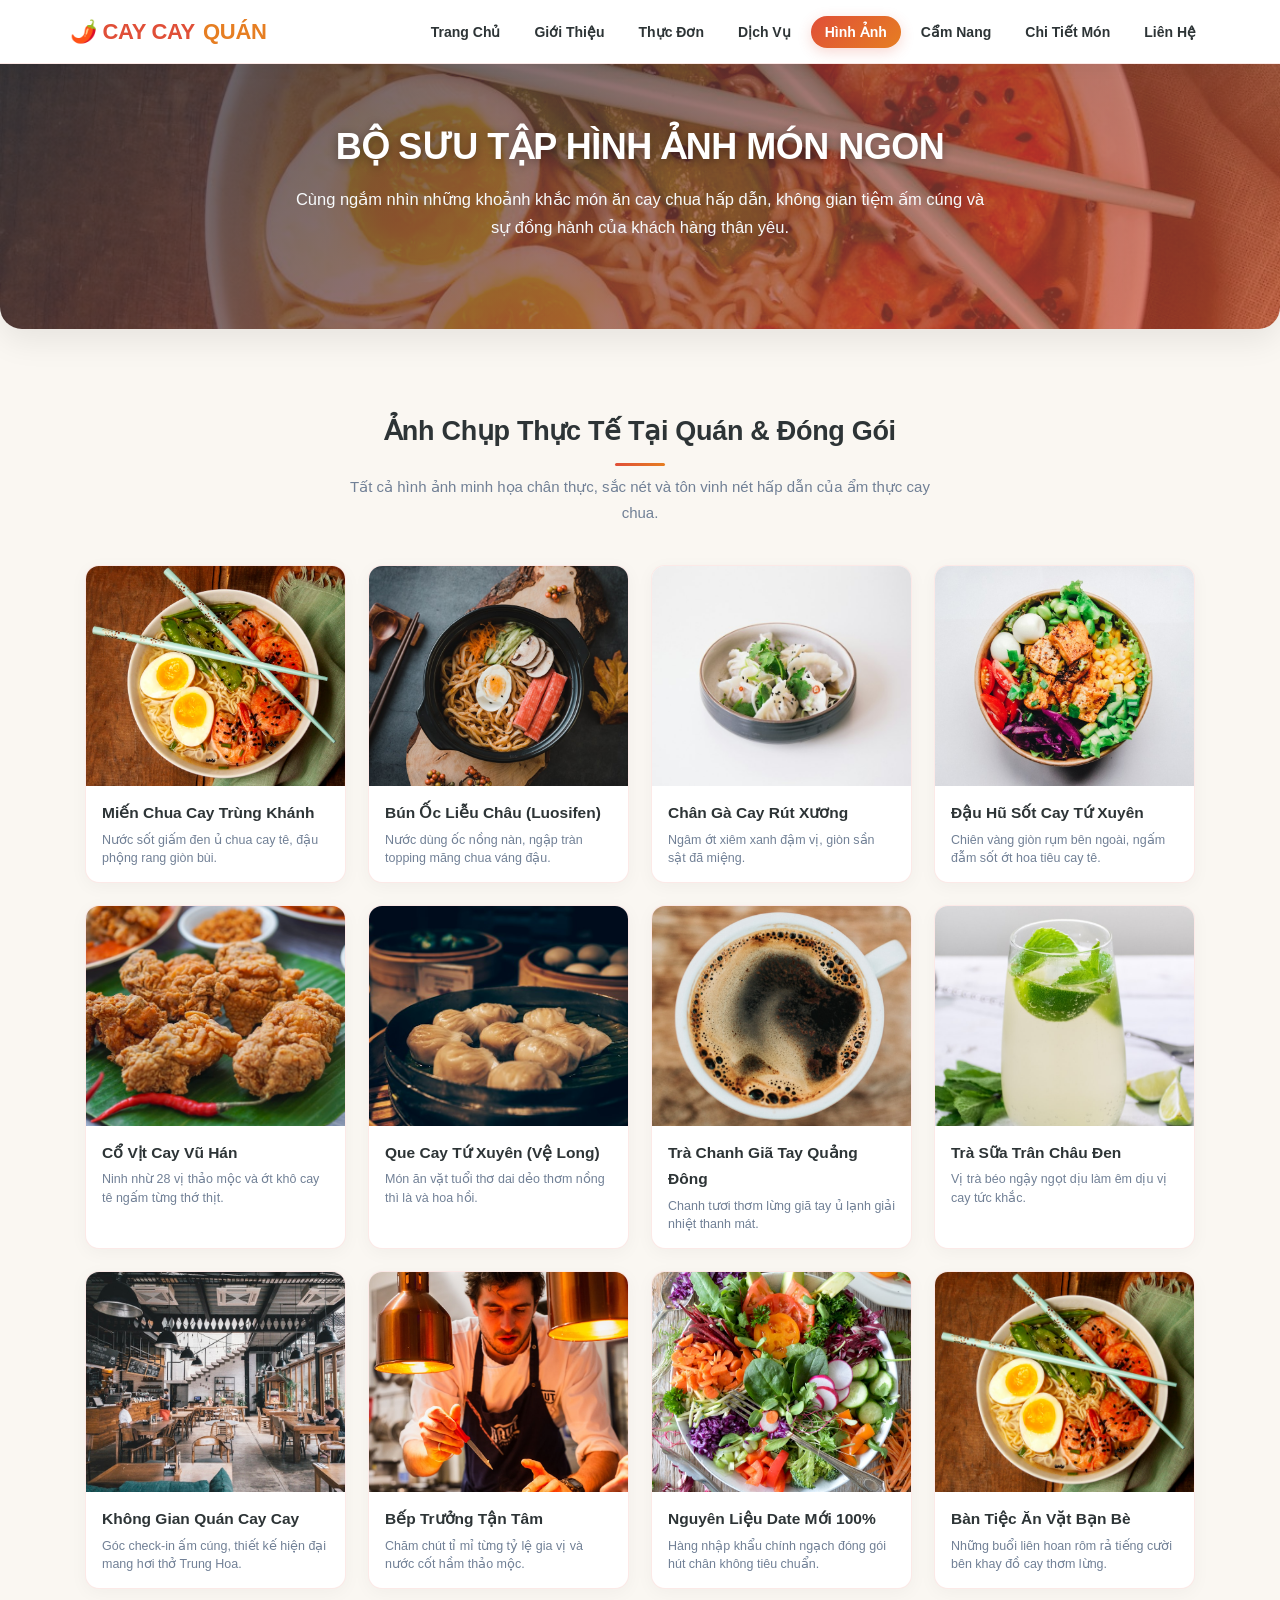
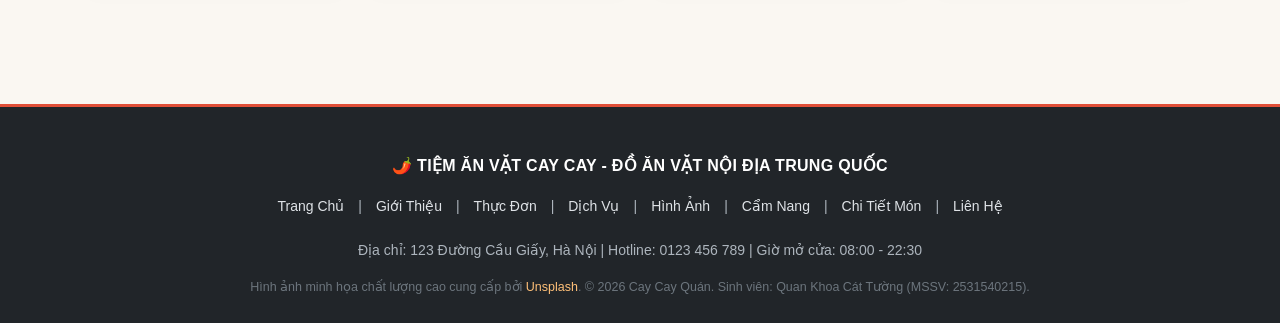
<file: gallery.html>
<!DOCTYPE html>
<html lang="vi">
<head>
  <meta charset="UTF-8">
  <meta name="viewport" content="width=device-width, initial-scale=1.0">
  <title>Tiệm Ăn Vặt Cay Cay - Bộ Sưu Tập Hình Ảnh</title>
  <link rel="stylesheet" href="css/style.css">
</head>
<body>

  <!-- 1. THANH ĐIỀU HƯỚNG CHUNG (HEADER & NAVBAR) -->
  <header>
    <div class="container navbar">
      <a href="index.html" class="logo">🌶️ CAY CAY <span>QUÁN</span></a>
      <ul class="nav-links">
        <li><a href="index.html">Trang Chủ</a></li>
        <li><a href="about.html">Giới Thiệu</a></li>
        <li><a href="products.html">Thực Đơn</a></li>
        <li><a href="services.html">Dịch Vụ</a></li>
        <li><a href="gallery.html" class="active">Hình Ảnh</a></li>
        <li><a href="blog.html">Cẩm Nang</a></li>
        <li><a href="details.html">Chi Tiết Món</a></li>
        <li><a href="contact.html">Liên Hệ</a></li>
      </ul>
    </div>
  </header>

  <!-- BANNER -->
  <section class="hero" style="padding: 60px 20px;">
    <div class="container">
      <h1>BỘ SƯU TẬP HÌNH ẢNH MÓN NGON</h1>
      <p>Cùng ngắm nhìn những khoảnh khắc món ăn cay chua hấp dẫn, không gian tiệm ấm cúng và sự đồng hành của khách hàng thân yêu.</p>
    </div>
  </section>

  <!-- LƯỚI HÌNH ẢNH (GALLERY GRID) -->
  <main class="section">
    <div class="container">
      <div class="section-title">
        <h2>Ảnh Chụp Thực Tế Tại Quán & Đóng Gói</h2>
        <p>Tất cả hình ảnh minh họa chân thực, sắc nét và tôn vinh nét hấp dẫn của ẩm thực cay chua.</p>
      </div>

      <div class="gallery-grid">
        <!-- Ảnh 1 -->
        <div class="gallery-item">
          <div class="gallery-item-img">
            <img src="images/mienchua.jpg" alt="Miến Chua Cay Trùng Khánh">
          </div>
          <div class="gallery-caption">
            <h4>Miến Chua Cay Trùng Khánh</h4>
            <p>Nước sốt giấm đen ủ chua cay tê, đậu phộng rang giòn bùi.</p>
          </div>
        </div>

        <!-- Ảnh 2 -->
        <div class="gallery-item">
          <div class="gallery-item-img">
            <img src="images/bunoc.jpg" alt="Bún Ốc Liễu Châu Luosifen">
          </div>
          <div class="gallery-caption">
            <h4>Bún Ốc Liễu Châu (Luosifen)</h4>
            <p>Nước dùng ốc nồng nàn, ngập tràn topping măng chua váng đậu.</p>
          </div>
        </div>

        <!-- Ảnh 3 -->
        <div class="gallery-item">
          <div class="gallery-item-img">
            <img src="images/changa.jpg" alt="Chân Gà Cay Rút Xương">
          </div>
          <div class="gallery-caption">
            <h4>Chân Gà Cay Rút Xương</h4>
            <p>Ngâm ớt xiêm xanh đậm vị, giòn sần sật đã miệng.</p>
          </div>
        </div>

        <!-- Ảnh 4 -->
        <div class="gallery-item">
          <div class="gallery-item-img">
            <img src="images/dauhu.jpg" alt="Đậu Hũ Sốt Cay Tứ Xuyên">
          </div>
          <div class="gallery-caption">
            <h4>Đậu Hũ Sốt Cay Tứ Xuyên</h4>
            <p>Chiên vàng giòn rụm bên ngoài, ngấm đẫm sốt ớt hoa tiêu cay tê.</p>
          </div>
        </div>

        <!-- Ảnh 5 -->
        <div class="gallery-item">
          <div class="gallery-item-img">
            <img src="images/covit.jpg" alt="Cổ Vịt Cay Vũ Hán">
          </div>
          <div class="gallery-caption">
            <h4>Cổ Vịt Cay Vũ Hán</h4>
            <p>Ninh nhừ 28 vị thảo mộc và ớt khô cay tê ngấm từng thớ thịt.</p>
          </div>
        </div>

        <!-- Ảnh 6 -->
        <div class="gallery-item">
          <div class="gallery-item-img">
            <img src="images/quecay.jpg" alt="Que Cay Tứ Xuyên">
          </div>
          <div class="gallery-caption">
            <h4>Que Cay Tứ Xuyên (Vệ Long)</h4>
            <p>Món ăn vặt tuổi thơ dai dẻo thơm nồng thì là và hoa hồi.</p>
          </div>
        </div>

        <!-- Ảnh 7 -->
        <div class="gallery-item">
          <div class="gallery-item-img">
            <img src="images/drink.jpg" alt="Trà Chanh Giã Tay Quảng Đông">
          </div>
          <div class="gallery-caption">
            <h4>Trà Chanh Giã Tay Quảng Đông</h4>
            <p>Chanh tươi thơm lừng giã tay ủ lạnh giải nhiệt thanh mát.</p>
          </div>
        </div>

        <!-- Ảnh 8 -->
        <div class="gallery-item">
          <div class="gallery-item-img">
            <img src="images/douong.jpg" alt="Trà Sữa Trân Châu Đen">
          </div>
          <div class="gallery-caption">
            <h4>Trà Sữa Trân Châu Đen</h4>
            <p>Vị trà béo ngậy ngọt dịu làm êm dịu vị cay tức khắc.</p>
          </div>
        </div>

        <!-- Ảnh 9 -->
        <div class="gallery-item">
          <div class="gallery-item-img">
            <img src="images/shop.jpg" alt="Không Gian Quán Cay Cay">
          </div>
          <div class="gallery-caption">
            <h4>Không Gian Quán Cay Cay</h4>
            <p>Góc check-in ấm cúng, thiết kế hiện đại mang hơi thở Trung Hoa.</p>
          </div>
        </div>

        <!-- Ảnh 10 -->
        <div class="gallery-item">
          <div class="gallery-item-img">
            <img src="images/chef.jpg" alt="Bếp Trưởng Cay Cay Quán">
          </div>
          <div class="gallery-caption">
            <h4>Bếp Trưởng Tận Tâm</h4>
            <p>Chăm chút tỉ mỉ từng tỷ lệ gia vị và nước cốt hầm thảo mộc.</p>
          </div>
        </div>

        <!-- Ảnh 11 -->
        <div class="gallery-item">
          <div class="gallery-item-img">
            <img src="images/ingredients.jpg" alt="Nguyên Liệu Date Mới">
          </div>
          <div class="gallery-caption">
            <h4>Nguyên Liệu Date Mới 100%</h4>
            <p>Hàng nhập khẩu chính ngạch đóng gói hút chân không tiêu chuẩn.</p>
          </div>
        </div>

        <!-- Ảnh 12 -->
        <div class="gallery-item">
          <div class="gallery-item-img">
            <img src="images/hero.jpg" alt="Bàn Tiệc Ăn Vặt Tụ Tập Bạn Bè">
          </div>
          <div class="gallery-caption">
            <h4>Bàn Tiệc Ăn Vặt Bạn Bè</h4>
            <p>Những buổi liên hoan rôm rả tiếng cười bên khay đồ cay thơm lừng.</p>
          </div>
        </div>
      </div>
    </div>
  </main>

  <!-- CHÂN TRANG CHUNG (FOOTER) -->
  <footer>
    <div class="container">
      <p><strong>🌶️ TIỆM ĂN VẶT CAY CAY - ĐỒ ĂN VẶT NỘI ĐỊA TRUNG QUỐC</strong></p>
      <div class="footer-nav">
        <a href="index.html">Trang Chủ</a> |
        <a href="about.html">Giới Thiệu</a> |
        <a href="products.html">Thực Đơn</a> |
        <a href="services.html">Dịch Vụ</a> |
        <a href="gallery.html">Hình Ảnh</a> |
        <a href="blog.html">Cẩm Nang</a> |
        <a href="details.html">Chi Tiết Món</a> |
        <a href="contact.html">Liên Hệ</a>
      </div>
      <p>Địa chỉ: 123 Đường Cầu Giấy, Hà Nội | Hotline: 0123 456 789 | Giờ mở cửa: 08:00 - 22:30</p>
      <p class="footer-credit">
        Hình ảnh minh họa chất lượng cao cung cấp bởi <a href="https://unsplash.com" target="_blank" rel="noopener">Unsplash</a>. &copy; 2026 Cay Cay Quán. Sinh viên: Quan Khoa Cát Tường (MSSV: 2531540215).
      </p>
    </div>
  </footer>

</body>
</html>
</file>
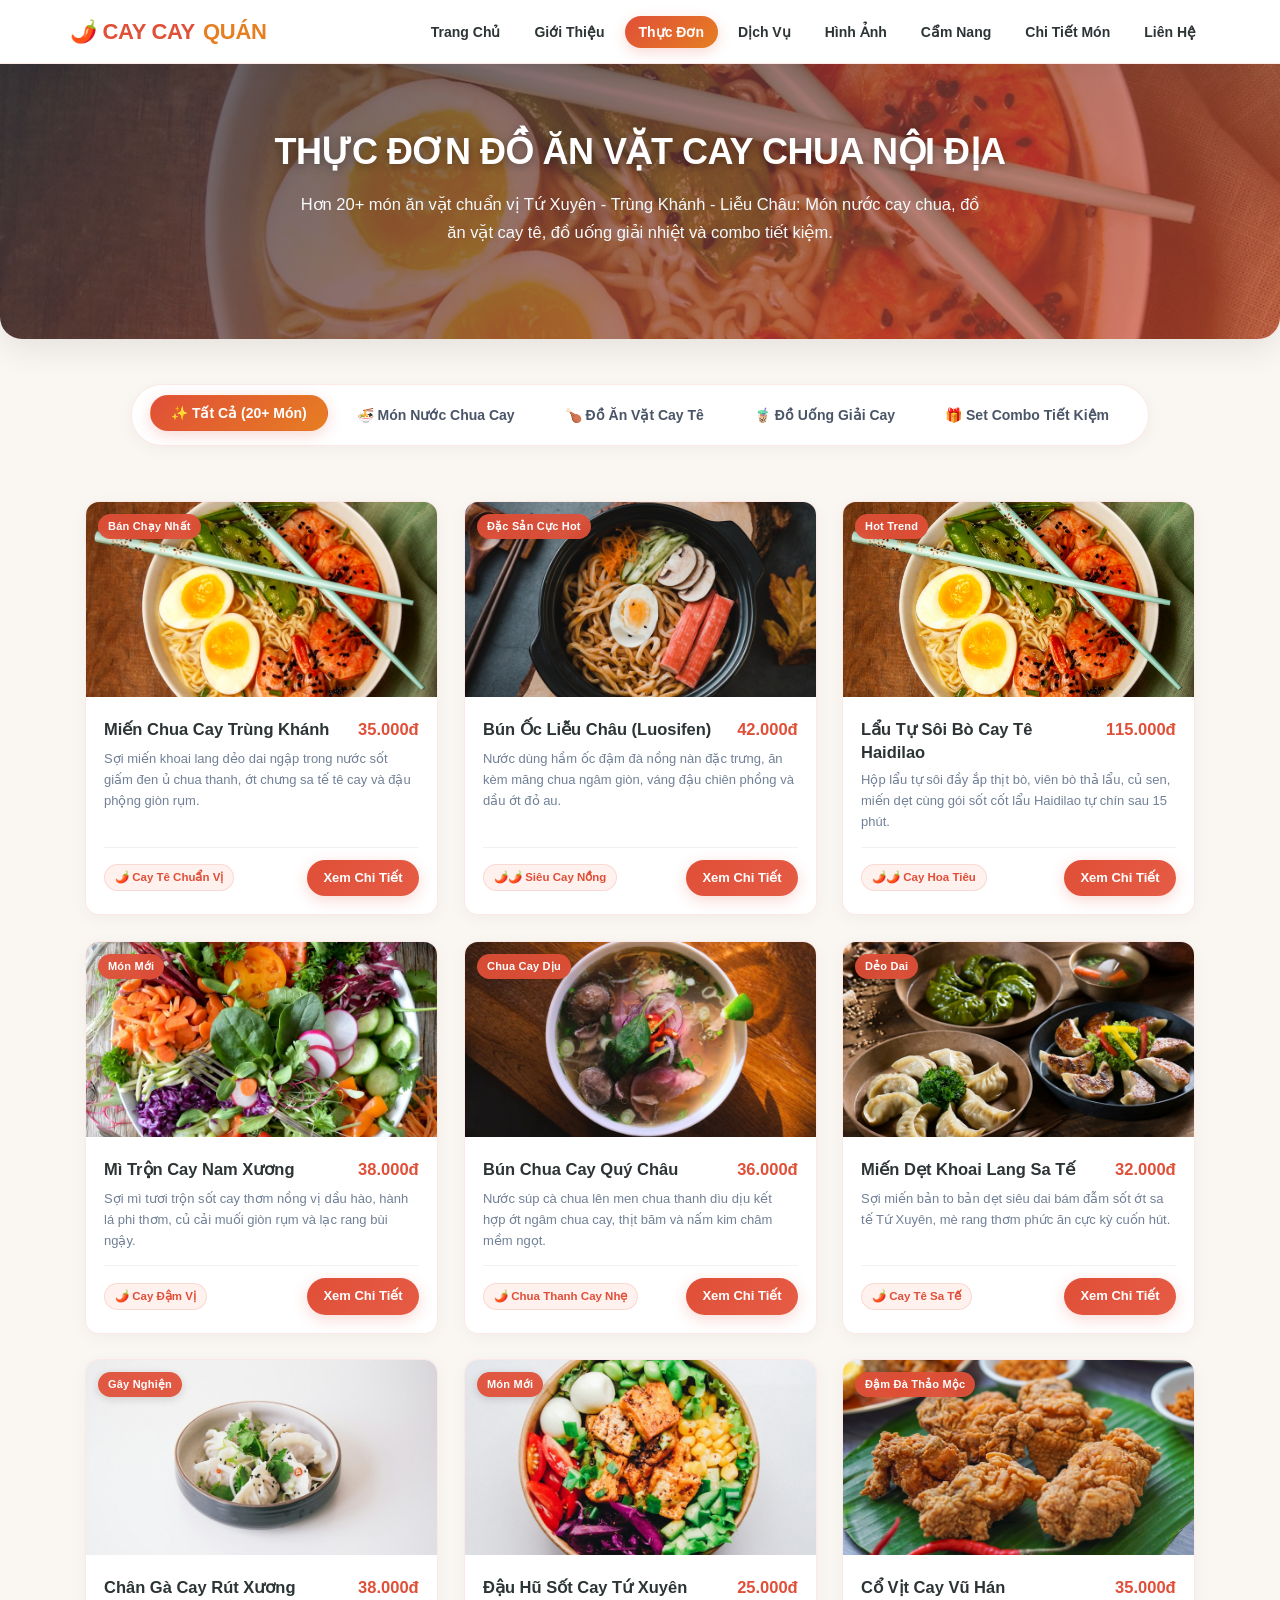
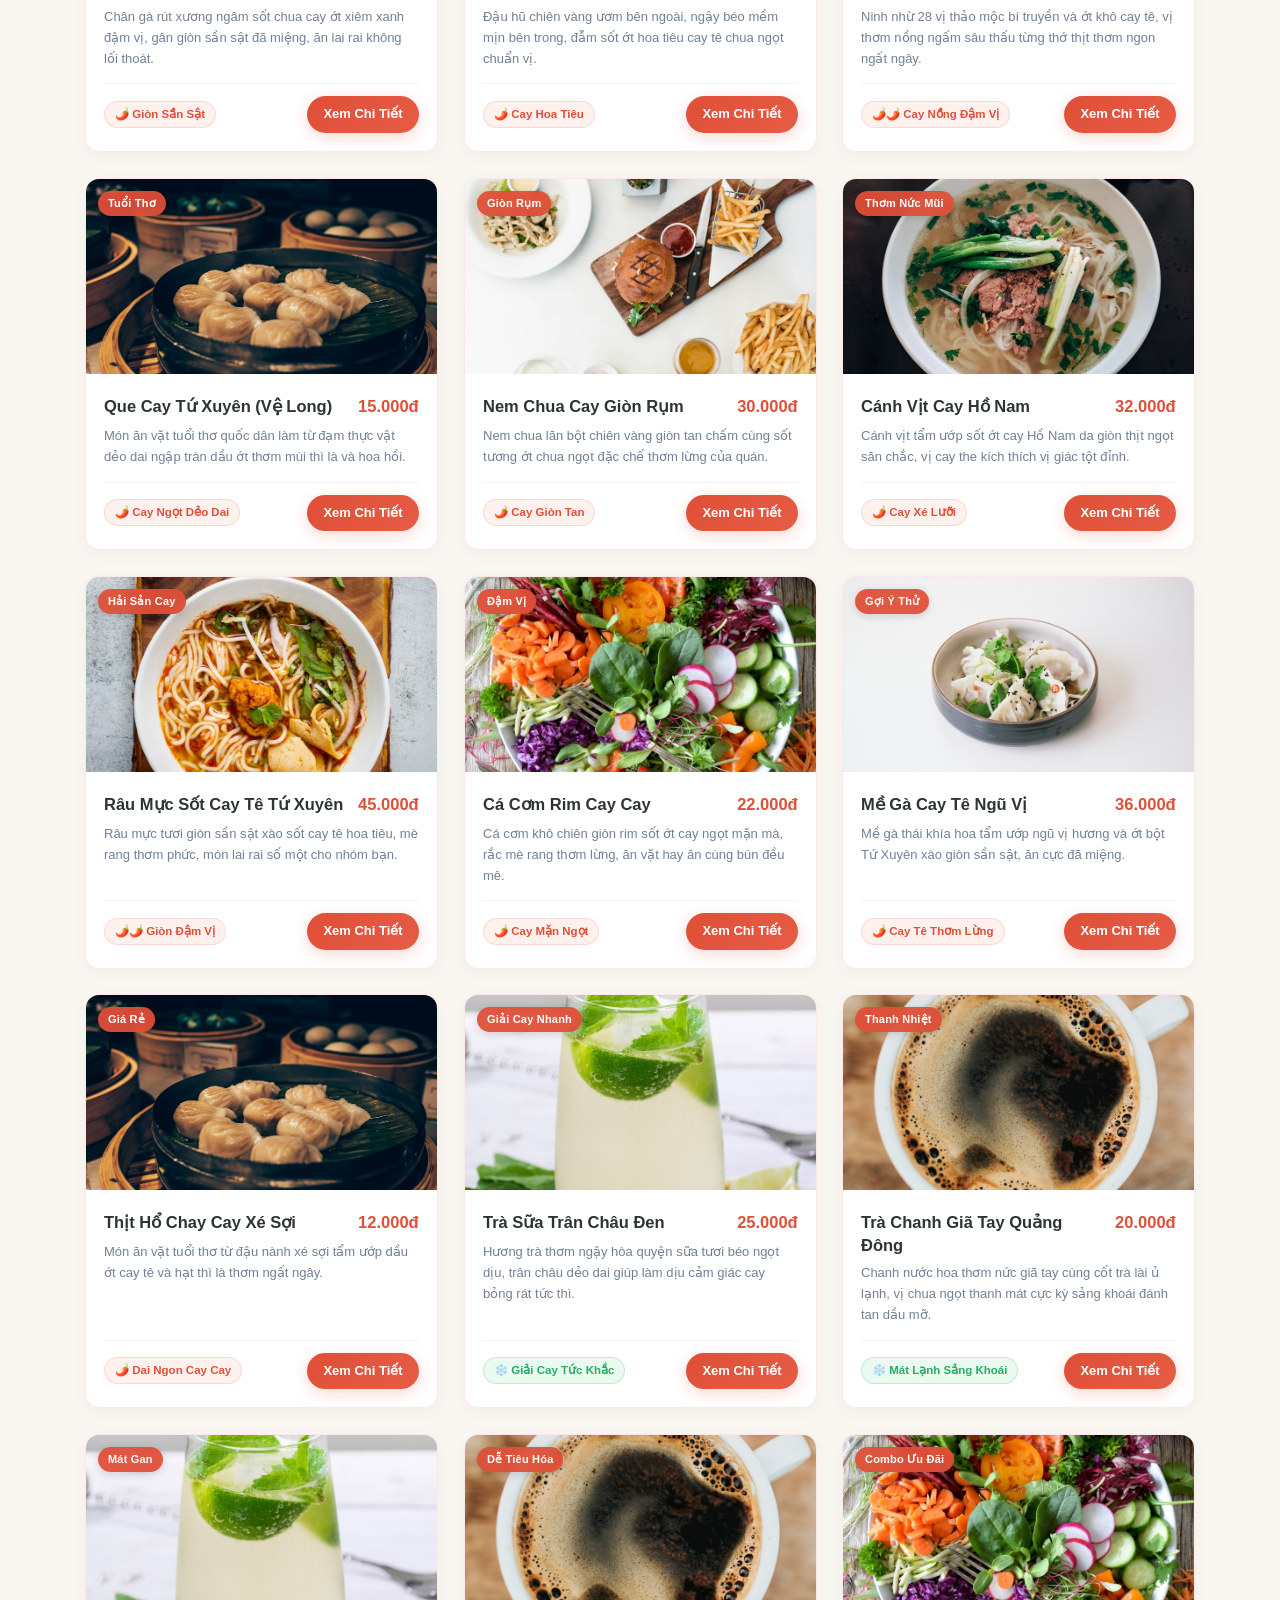
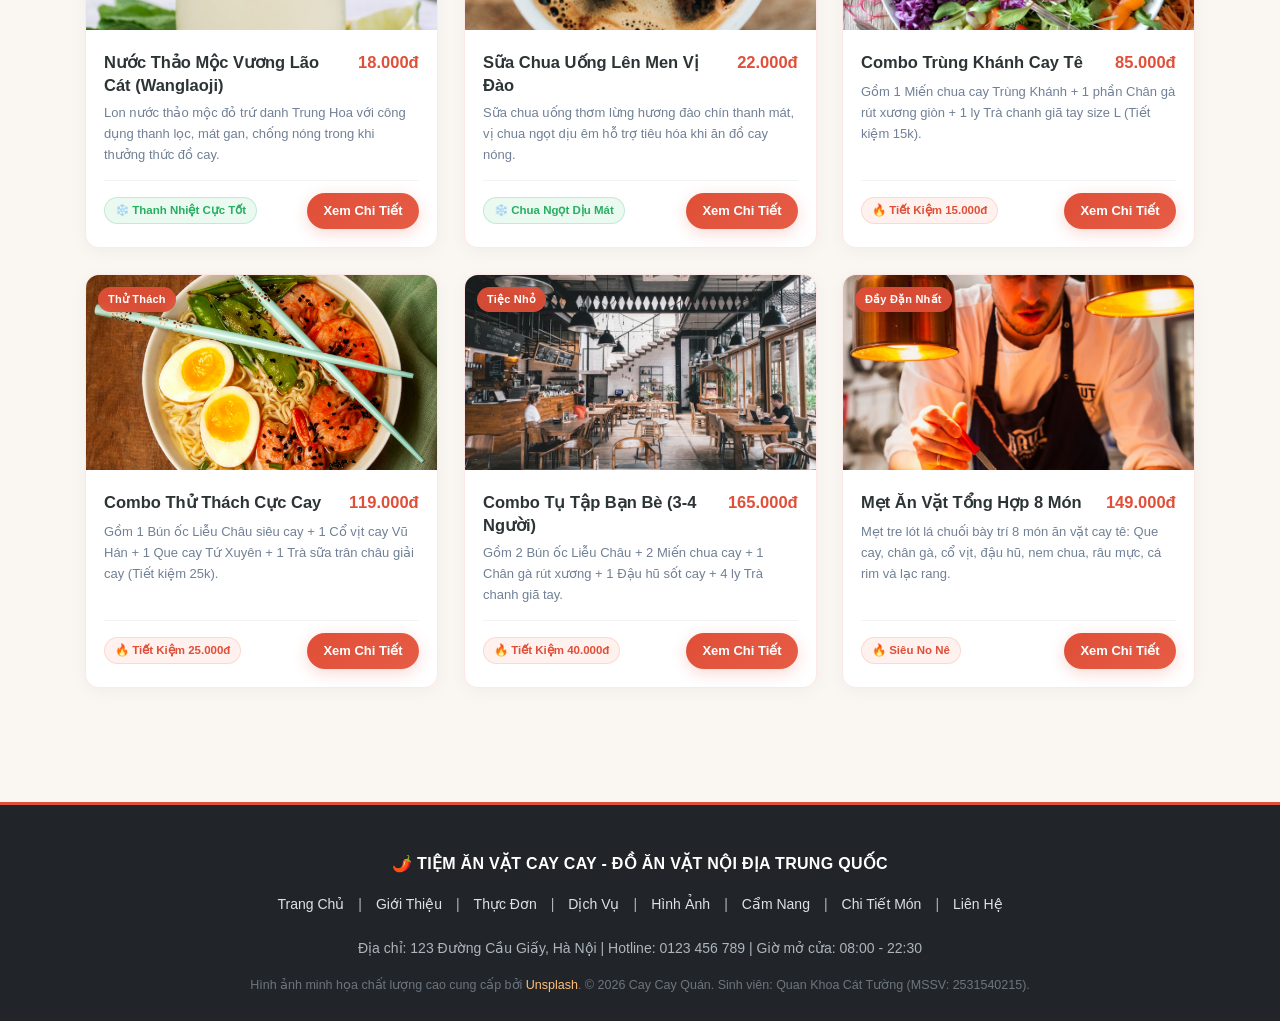
<file: menu.html>
<!DOCTYPE html>
<html lang="vi">
<head>
  <meta charset="UTF-8">
  <meta name="viewport" content="width=device-width, initial-scale=1.0">
  <title>Tiệm Ăn Vặt Cay Cay - Thực Đơn Món Ăn (20+ Món)</title>
  <link rel="stylesheet" href="css/style.css">
</head>
<body>

  <!-- 1. THANH ĐIỀU HƯỚNG GLASSMORPHISM (HEADER & NAVBAR) -->
  <header>
    <div class="container navbar">
      <a href="index.html" class="logo">🌶️ CAY CAY <span>QUÁN</span></a>
      <ul class="nav-links">
        <li><a href="index.html">Trang Chủ</a></li>
        <li><a href="about.html">Giới Thiệu</a></li>
        <li><a href="products.html" class="active">Thực Đơn</a></li>
        <li><a href="services.html">Dịch Vụ</a></li>
        <li><a href="gallery.html">Hình Ảnh</a></li>
        <li><a href="blog.html">Cẩm Nang</a></li>
        <li><a href="details.html">Chi Tiết Món</a></li>
        <li><a href="contact.html">Liên Hệ</a></li>
      </ul>
    </div>
  </header>

  <!-- BANNER HERO -->
  <section class="hero" style="padding: 65px 20px;">
    <div class="container">
      <h1>THỰC ĐƠN ĐỒ ĂN VẶT CAY CHUA NỘI ĐỊA</h1>
      <p>Hơn 20+ món ăn vặt chuẩn vị Tứ Xuyên - Trùng Khánh - Liễu Châu: Món nước cay chua, đồ ăn vặt cay tê, đồ uống giải nhiệt và combo tiết kiệm.</p>
    </div>
  </section>

  <!-- BỘ LỌC DANH MỤC TAB HOẠT ẢNH CHUYỂN QUA LẠI MƯỢT MÀ -->
  <section class="section" style="padding: 20px 0 10px;">
    <div class="container" style="text-align: center;">
      <div class="filter-pills-wrapper">
        <button type="button" class="filter-pill active" onclick="switchCategory('all', this)">✨ Tất Cả (20+ Món)</button>
        <button type="button" class="filter-pill" onclick="switchCategory('mon-nuoc', this)">🍜 Món Nước Chua Cay</button>
        <button type="button" class="filter-pill" onclick="switchCategory('an-vat-cay', this)">🍗 Đồ Ăn Vặt Cay Tê</button>
        <button type="button" class="filter-pill" onclick="switchCategory('do-uong', this)">🧋 Đồ Uống Giải Cay</button>
        <button type="button" class="filter-pill" onclick="switchCategory('combo', this)">🎁 Set Combo Tiết Kiệm</button>
      </div>
    </div>
  </section>

  <!-- DANH SÁCH MÓN ĂN VẶT -->
  <main class="section" style="padding-top: 10px;">
    <div class="container">
      <div class="dish-grid" id="dish-container">
        <article class="dish-card" data-category="mon-nuoc" style="animation-delay: 0.00s;">
          <div class="dish-card-img-wrap">
            <img src="images/mienchua.jpg" alt="Miến Chua Cay Trùng Khánh">
            <span class="dish-badge-overlay">Bán Chạy Nhất</span>
          </div>
          <div class="dish-info">
            <div class="dish-header">
              <h3 class="dish-name">Miến Chua Cay Trùng Khánh</h3>
              <span class="dish-price">35.000đ</span>
            </div>
            <p class="dish-desc">Sợi miến khoai lang dẻo dai ngập trong nước sốt giấm đen ủ chua thanh, ớt chưng sa tế tê cay và đậu phộng giòn rụm.</p>
            <div class="dish-footer">
              <span class="spicy-tag">🌶️ Cay Tê Chuẩn Vị</span>
              <a href="details.html" class="btn btn-sm">Xem Chi Tiết</a>
            </div>
          </div>
        </article>
        <article class="dish-card" data-category="mon-nuoc" style="animation-delay: 0.03s;">
          <div class="dish-card-img-wrap">
            <img src="images/bunoc.jpg" alt="Bún Ốc Liễu Châu (Luosifen)">
            <span class="dish-badge-overlay">Đặc Sản Cực Hot</span>
          </div>
          <div class="dish-info">
            <div class="dish-header">
              <h3 class="dish-name">Bún Ốc Liễu Châu (Luosifen)</h3>
              <span class="dish-price">42.000đ</span>
            </div>
            <p class="dish-desc">Nước dùng hầm ốc đậm đà nồng nàn đặc trưng, ăn kèm măng chua ngâm giòn, váng đậu chiên phồng và dầu ớt đỏ au.</p>
            <div class="dish-footer">
              <span class="spicy-tag">🌶️🌶️ Siêu Cay Nồng</span>
              <a href="details.html" class="btn btn-sm">Xem Chi Tiết</a>
            </div>
          </div>
        </article>
        <article class="dish-card" data-category="mon-nuoc" style="animation-delay: 0.06s;">
          <div class="dish-card-img-wrap">
            <img src="images/hero.jpg" alt="Lẩu Tự Sôi Bò Cay Tê Haidilao">
            <span class="dish-badge-overlay">Hot Trend</span>
          </div>
          <div class="dish-info">
            <div class="dish-header">
              <h3 class="dish-name">Lẩu Tự Sôi Bò Cay Tê Haidilao</h3>
              <span class="dish-price">115.000đ</span>
            </div>
            <p class="dish-desc">Hộp lẩu tự sôi đầy ắp thịt bò, viên bò thả lẩu, củ sen, miến dẹt cùng gói sốt cốt lẩu Haidilao tự chín sau 15 phút.</p>
            <div class="dish-footer">
              <span class="spicy-tag">🌶️🌶️ Cay Hoa Tiêu</span>
              <a href="details.html" class="btn btn-sm">Xem Chi Tiết</a>
            </div>
          </div>
        </article>
        <article class="dish-card" data-category="mon-nuoc" style="animation-delay: 0.09s;">
          <div class="dish-card-img-wrap">
            <img src="images/ingredients.jpg" alt="Mì Trộn Cay Nam Xương">
            <span class="dish-badge-overlay">Món Mới</span>
          </div>
          <div class="dish-info">
            <div class="dish-header">
              <h3 class="dish-name">Mì Trộn Cay Nam Xương</h3>
              <span class="dish-price">38.000đ</span>
            </div>
            <p class="dish-desc">Sợi mì tươi trộn sốt cay thơm nồng vị dầu hào, hành lá phi thơm, củ cải muối giòn rụm và lạc rang bùi ngậy.</p>
            <div class="dish-footer">
              <span class="spicy-tag">🌶️ Cay Đậm Vị</span>
              <a href="details.html" class="btn btn-sm">Xem Chi Tiết</a>
            </div>
          </div>
        </article>
        <article class="dish-card" data-category="mon-nuoc" style="animation-delay: 0.12s;">
          <div class="dish-card-img-wrap">
            <img src="images/buncha.jpg" alt="Bún Chua Cay Quý Châu">
            <span class="dish-badge-overlay">Chua Cay Dịu</span>
          </div>
          <div class="dish-info">
            <div class="dish-header">
              <h3 class="dish-name">Bún Chua Cay Quý Châu</h3>
              <span class="dish-price">36.000đ</span>
            </div>
            <p class="dish-desc">Nước súp cà chua lên men chua thanh dìu dịu kết hợp ớt ngâm chua cay, thịt băm và nấm kim châm mềm ngọt.</p>
            <div class="dish-footer">
              <span class="spicy-tag">🌶️ Chua Thanh Cay Nhẹ</span>
              <a href="details.html" class="btn btn-sm">Xem Chi Tiết</a>
            </div>
          </div>
        </article>
        <article class="dish-card" data-category="mon-nuoc" style="animation-delay: 0.15s;">
          <div class="dish-card-img-wrap">
            <img src="images/goicuon.jpg" alt="Miến Dẹt Khoai Lang Sa Tế">
            <span class="dish-badge-overlay">Dẻo Dai</span>
          </div>
          <div class="dish-info">
            <div class="dish-header">
              <h3 class="dish-name">Miến Dẹt Khoai Lang Sa Tế</h3>
              <span class="dish-price">32.000đ</span>
            </div>
            <p class="dish-desc">Sợi miến bản to bản dẹt siêu dai bám đẫm sốt ớt sa tế Tứ Xuyên, mè rang thơm phức ăn cực kỳ cuốn hút.</p>
            <div class="dish-footer">
              <span class="spicy-tag">🌶️ Cay Tê Sa Tế</span>
              <a href="details.html" class="btn btn-sm">Xem Chi Tiết</a>
            </div>
          </div>
        </article>
        <article class="dish-card" data-category="an-vat-cay" style="animation-delay: 0.18s;">
          <div class="dish-card-img-wrap">
            <img src="images/changa.jpg" alt="Chân Gà Cay Rút Xương">
            <span class="dish-badge-overlay">Gây Nghiện</span>
          </div>
          <div class="dish-info">
            <div class="dish-header">
              <h3 class="dish-name">Chân Gà Cay Rút Xương</h3>
              <span class="dish-price">38.000đ</span>
            </div>
            <p class="dish-desc">Chân gà rút xương ngâm sốt chua cay ớt xiêm xanh đậm vị, gân giòn sần sật đã miệng, ăn lai rai không lối thoát.</p>
            <div class="dish-footer">
              <span class="spicy-tag">🌶️ Giòn Sần Sật</span>
              <a href="details.html" class="btn btn-sm">Xem Chi Tiết</a>
            </div>
          </div>
        </article>
        <article class="dish-card" data-category="an-vat-cay" style="animation-delay: 0.21s;">
          <div class="dish-card-img-wrap">
            <img src="images/dauhu.jpg" alt="Đậu Hũ Sốt Cay Tứ Xuyên">
            <span class="dish-badge-overlay">Món Mới</span>
          </div>
          <div class="dish-info">
            <div class="dish-header">
              <h3 class="dish-name">Đậu Hũ Sốt Cay Tứ Xuyên</h3>
              <span class="dish-price">25.000đ</span>
            </div>
            <p class="dish-desc">Đậu hũ chiên vàng ươm bên ngoài, ngậy béo mềm mịn bên trong, đẫm sốt ớt hoa tiêu cay tê chua ngọt chuẩn vị.</p>
            <div class="dish-footer">
              <span class="spicy-tag">🌶️ Cay Hoa Tiêu</span>
              <a href="details.html" class="btn btn-sm">Xem Chi Tiết</a>
            </div>
          </div>
        </article>
        <article class="dish-card" data-category="an-vat-cay" style="animation-delay: 0.24s;">
          <div class="dish-card-img-wrap">
            <img src="images/covit.jpg" alt="Cổ Vịt Cay Vũ Hán">
            <span class="dish-badge-overlay">Đậm Đà Thảo Mộc</span>
          </div>
          <div class="dish-info">
            <div class="dish-header">
              <h3 class="dish-name">Cổ Vịt Cay Vũ Hán</h3>
              <span class="dish-price">35.000đ</span>
            </div>
            <p class="dish-desc">Ninh nhừ 28 vị thảo mộc bí truyền và ớt khô cay tê, vị thơm nồng ngấm sâu thấu từng thớ thịt thơm ngon ngất ngây.</p>
            <div class="dish-footer">
              <span class="spicy-tag">🌶️🌶️ Cay Nồng Đậm Vị</span>
              <a href="details.html" class="btn btn-sm">Xem Chi Tiết</a>
            </div>
          </div>
        </article>
        <article class="dish-card" data-category="an-vat-cay" style="animation-delay: 0.27s;">
          <div class="dish-card-img-wrap">
            <img src="images/quecay.jpg" alt="Que Cay Tứ Xuyên (Vệ Long)">
            <span class="dish-badge-overlay">Tuổi Thơ</span>
          </div>
          <div class="dish-info">
            <div class="dish-header">
              <h3 class="dish-name">Que Cay Tứ Xuyên (Vệ Long)</h3>
              <span class="dish-price">15.000đ</span>
            </div>
            <p class="dish-desc">Món ăn vặt tuổi thơ quốc dân làm từ đạm thực vật dẻo dai ngập tràn dầu ớt thơm mùi thì là và hoa hồi.</p>
            <div class="dish-footer">
              <span class="spicy-tag">🌶️ Cay Ngọt Dẻo Dai</span>
              <a href="details.html" class="btn btn-sm">Xem Chi Tiết</a>
            </div>
          </div>
        </article>
        <article class="dish-card" data-category="an-vat-cay" style="animation-delay: 0.30s;">
          <div class="dish-card-img-wrap">
            <img src="images/nem.jpg" alt="Nem Chua Cay Giòn Rụm">
            <span class="dish-badge-overlay">Giòn Rụm</span>
          </div>
          <div class="dish-info">
            <div class="dish-header">
              <h3 class="dish-name">Nem Chua Cay Giòn Rụm</h3>
              <span class="dish-price">30.000đ</span>
            </div>
            <p class="dish-desc">Nem chua lăn bột chiên vàng giòn tan chấm cùng sốt tương ớt chua ngọt đặc chế thơm lừng của quán.</p>
            <div class="dish-footer">
              <span class="spicy-tag">🌶️ Cay Giòn Tan</span>
              <a href="details.html" class="btn btn-sm">Xem Chi Tiết</a>
            </div>
          </div>
        </article>
        <article class="dish-card" data-category="an-vat-cay" style="animation-delay: 0.33s;">
          <div class="dish-card-img-wrap">
            <img src="images/pho.jpg" alt="Cánh Vịt Cay Hồ Nam">
            <span class="dish-badge-overlay">Thơm Nức Mũi</span>
          </div>
          <div class="dish-info">
            <div class="dish-header">
              <h3 class="dish-name">Cánh Vịt Cay Hồ Nam</h3>
              <span class="dish-price">32.000đ</span>
            </div>
            <p class="dish-desc">Cánh vịt tẩm ướp sốt ớt cay Hồ Nam da giòn thịt ngọt săn chắc, vị cay the kích thích vị giác tột đỉnh.</p>
            <div class="dish-footer">
              <span class="spicy-tag">🌶️ Cay Xé Lưỡi</span>
              <a href="details.html" class="btn btn-sm">Xem Chi Tiết</a>
            </div>
          </div>
        </article>
        <article class="dish-card" data-category="an-vat-cay" style="animation-delay: 0.36s;">
          <div class="dish-card-img-wrap">
            <img src="images/comtam.jpg" alt="Râu Mực Sốt Cay Tê Tứ Xuyên">
            <span class="dish-badge-overlay">Hải Sản Cay</span>
          </div>
          <div class="dish-info">
            <div class="dish-header">
              <h3 class="dish-name">Râu Mực Sốt Cay Tê Tứ Xuyên</h3>
              <span class="dish-price">45.000đ</span>
            </div>
            <p class="dish-desc">Râu mực tươi giòn sần sật xào sốt cay tê hoa tiêu, mè rang thơm phức, món lai rai số một cho nhóm bạn.</p>
            <div class="dish-footer">
              <span class="spicy-tag">🌶️🌶️ Giòn Đậm Vị</span>
              <a href="details.html" class="btn btn-sm">Xem Chi Tiết</a>
            </div>
          </div>
        </article>
        <article class="dish-card" data-category="an-vat-cay" style="animation-delay: 0.39s;">
          <div class="dish-card-img-wrap">
            <img src="images/ingredients.jpg" alt="Cá Cơm Rim Cay Cay">
            <span class="dish-badge-overlay">Đậm Vị</span>
          </div>
          <div class="dish-info">
            <div class="dish-header">
              <h3 class="dish-name">Cá Cơm Rim Cay Cay</h3>
              <span class="dish-price">22.000đ</span>
            </div>
            <p class="dish-desc">Cá cơm khô chiên giòn rim sốt ớt cay ngọt mặn mà, rắc mè rang thơm lừng, ăn vặt hay ăn cùng bún đều mê.</p>
            <div class="dish-footer">
              <span class="spicy-tag">🌶️ Cay Mặn Ngọt</span>
              <a href="details.html" class="btn btn-sm">Xem Chi Tiết</a>
            </div>
          </div>
        </article>
        <article class="dish-card" data-category="an-vat-cay" style="animation-delay: 0.42s;">
          <div class="dish-card-img-wrap">
            <img src="images/changa.jpg" alt="Mề Gà Cay Tê Ngũ Vị">
            <span class="dish-badge-overlay">Gợi Ý Thử</span>
          </div>
          <div class="dish-info">
            <div class="dish-header">
              <h3 class="dish-name">Mề Gà Cay Tê Ngũ Vị</h3>
              <span class="dish-price">36.000đ</span>
            </div>
            <p class="dish-desc">Mề gà thái khía hoa tẩm ướp ngũ vị hương và ớt bột Tứ Xuyên xào giòn sần sật, ăn cực đã miệng.</p>
            <div class="dish-footer">
              <span class="spicy-tag">🌶️ Cay Tê Thơm Lừng</span>
              <a href="details.html" class="btn btn-sm">Xem Chi Tiết</a>
            </div>
          </div>
        </article>
        <article class="dish-card" data-category="an-vat-cay" style="animation-delay: 0.45s;">
          <div class="dish-card-img-wrap">
            <img src="images/quecay.jpg" alt="Thịt Hổ Chay Cay Xé Sợi">
            <span class="dish-badge-overlay">Giá Rẻ</span>
          </div>
          <div class="dish-info">
            <div class="dish-header">
              <h3 class="dish-name">Thịt Hổ Chay Cay Xé Sợi</h3>
              <span class="dish-price">12.000đ</span>
            </div>
            <p class="dish-desc">Món ăn vặt tuổi thơ từ đậu nành xé sợi tẩm ướp dầu ớt cay tê và hạt thì là thơm ngất ngây.</p>
            <div class="dish-footer">
              <span class="spicy-tag">🌶️ Dai Ngon Cay Cay</span>
              <a href="details.html" class="btn btn-sm">Xem Chi Tiết</a>
            </div>
          </div>
        </article>
        <article class="dish-card" data-category="do-uong" style="animation-delay: 0.48s;">
          <div class="dish-card-img-wrap">
            <img src="images/douong.jpg" alt="Trà Sữa Trân Châu Đen">
            <span class="dish-badge-overlay">Giải Cay Nhanh</span>
          </div>
          <div class="dish-info">
            <div class="dish-header">
              <h3 class="dish-name">Trà Sữa Trân Châu Đen</h3>
              <span class="dish-price">25.000đ</span>
            </div>
            <p class="dish-desc">Hương trà thơm ngậy hòa quyện sữa tươi béo ngọt dịu, trân châu dẻo dai giúp làm dịu cảm giác cay bỏng rát tức thì.</p>
            <div class="dish-footer">
              <span class="cooling-tag">❄️ Giải Cay Tức Khắc</span>
              <a href="details.html" class="btn btn-sm">Xem Chi Tiết</a>
            </div>
          </div>
        </article>
        <article class="dish-card" data-category="do-uong" style="animation-delay: 0.51s;">
          <div class="dish-card-img-wrap">
            <img src="images/drink.jpg" alt="Trà Chanh Giã Tay Quảng Đông">
            <span class="dish-badge-overlay">Thanh Nhiệt</span>
          </div>
          <div class="dish-info">
            <div class="dish-header">
              <h3 class="dish-name">Trà Chanh Giã Tay Quảng Đông</h3>
              <span class="dish-price">20.000đ</span>
            </div>
            <p class="dish-desc">Chanh nước hoa thơm nức giã tay cùng cốt trà lài ủ lạnh, vị chua ngọt thanh mát cực kỳ sảng khoái đánh tan dầu mỡ.</p>
            <div class="dish-footer">
              <span class="cooling-tag">❄️ Mát Lạnh Sảng Khoái</span>
              <a href="details.html" class="btn btn-sm">Xem Chi Tiết</a>
            </div>
          </div>
        </article>
        <article class="dish-card" data-category="do-uong" style="animation-delay: 0.54s;">
          <div class="dish-card-img-wrap">
            <img src="images/douong.jpg" alt="Nước Thảo Mộc Vương Lão Cát (Wanglaoji)">
            <span class="dish-badge-overlay">Mát Gan</span>
          </div>
          <div class="dish-info">
            <div class="dish-header">
              <h3 class="dish-name">Nước Thảo Mộc Vương Lão Cát (Wanglaoji)</h3>
              <span class="dish-price">18.000đ</span>
            </div>
            <p class="dish-desc">Lon nước thảo mộc đỏ trứ danh Trung Hoa với công dụng thanh lọc, mát gan, chống nóng trong khi thưởng thức đồ cay.</p>
            <div class="dish-footer">
              <span class="cooling-tag">❄️ Thanh Nhiệt Cực Tốt</span>
              <a href="details.html" class="btn btn-sm">Xem Chi Tiết</a>
            </div>
          </div>
        </article>
        <article class="dish-card" data-category="do-uong" style="animation-delay: 0.57s;">
          <div class="dish-card-img-wrap">
            <img src="images/drink.jpg" alt="Sữa Chua Uống Lên Men Vị Đào">
            <span class="dish-badge-overlay">Dễ Tiêu Hóa</span>
          </div>
          <div class="dish-info">
            <div class="dish-header">
              <h3 class="dish-name">Sữa Chua Uống Lên Men Vị Đào</h3>
              <span class="dish-price">22.000đ</span>
            </div>
            <p class="dish-desc">Sữa chua uống thơm lừng hương đào chín thanh mát, vị chua ngọt dịu êm hỗ trợ tiêu hóa khi ăn đồ cay nóng.</p>
            <div class="dish-footer">
              <span class="cooling-tag">❄️ Chua Ngọt Dịu Mát</span>
              <a href="details.html" class="btn btn-sm">Xem Chi Tiết</a>
            </div>
          </div>
        </article>
        <article class="dish-card" data-category="combo" style="animation-delay: 0.60s;">
          <div class="dish-card-img-wrap">
            <img src="images/ingredients.jpg" alt="Combo Trùng Khánh Cay Tê">
            <span class="dish-badge-overlay">Combo Ưu Đãi</span>
          </div>
          <div class="dish-info">
            <div class="dish-header">
              <h3 class="dish-name">Combo Trùng Khánh Cay Tê</h3>
              <span class="dish-price">85.000đ</span>
            </div>
            <p class="dish-desc">Gồm 1 Miến chua cay Trùng Khánh + 1 phần Chân gà rút xương giòn + 1 ly Trà chanh giã tay size L (Tiết kiệm 15k).</p>
            <div class="dish-footer">
              <span class="spicy-tag">🔥 Tiết Kiệm 15.000đ</span>
              <a href="details.html" class="btn btn-sm">Xem Chi Tiết</a>
            </div>
          </div>
        </article>
        <article class="dish-card" data-category="combo" style="animation-delay: 0.63s;">
          <div class="dish-card-img-wrap">
            <img src="images/hero.jpg" alt="Combo Thử Thách Cực Cay">
            <span class="dish-badge-overlay">Thử Thách</span>
          </div>
          <div class="dish-info">
            <div class="dish-header">
              <h3 class="dish-name">Combo Thử Thách Cực Cay</h3>
              <span class="dish-price">119.000đ</span>
            </div>
            <p class="dish-desc">Gồm 1 Bún ốc Liễu Châu siêu cay + 1 Cổ vịt cay Vũ Hán + 1 Que cay Tứ Xuyên + 1 Trà sữa trân châu giải cay (Tiết kiệm 25k).</p>
            <div class="dish-footer">
              <span class="spicy-tag">🔥 Tiết Kiệm 25.000đ</span>
              <a href="details.html" class="btn btn-sm">Xem Chi Tiết</a>
            </div>
          </div>
        </article>
        <article class="dish-card" data-category="combo" style="animation-delay: 0.66s;">
          <div class="dish-card-img-wrap">
            <img src="images/shop.jpg" alt="Combo Tụ Tập Bạn Bè (3-4 Người)">
            <span class="dish-badge-overlay">Tiệc Nhỏ</span>
          </div>
          <div class="dish-info">
            <div class="dish-header">
              <h3 class="dish-name">Combo Tụ Tập Bạn Bè (3-4 Người)</h3>
              <span class="dish-price">165.000đ</span>
            </div>
            <p class="dish-desc">Gồm 2 Bún ốc Liễu Châu + 2 Miến chua cay + 1 Chân gà rút xương + 1 Đậu hũ sốt cay + 4 ly Trà chanh giã tay.</p>
            <div class="dish-footer">
              <span class="spicy-tag">🔥 Tiết Kiệm 40.000đ</span>
              <a href="details.html" class="btn btn-sm">Xem Chi Tiết</a>
            </div>
          </div>
        </article>
        <article class="dish-card" data-category="combo" style="animation-delay: 0.69s;">
          <div class="dish-card-img-wrap">
            <img src="images/chef.jpg" alt="Mẹt Ăn Vặt Tổng Hợp 8 Món">
            <span class="dish-badge-overlay">Đầy Đặn Nhất</span>
          </div>
          <div class="dish-info">
            <div class="dish-header">
              <h3 class="dish-name">Mẹt Ăn Vặt Tổng Hợp 8 Món</h3>
              <span class="dish-price">149.000đ</span>
            </div>
            <p class="dish-desc">Mẹt tre lót lá chuối bày trí 8 món ăn vặt cay tê: Que cay, chân gà, cổ vịt, đậu hũ, nem chua, râu mực, cá rim và lạc rang.</p>
            <div class="dish-footer">
              <span class="spicy-tag">🔥 Siêu No Nê</span>
              <a href="details.html" class="btn btn-sm">Xem Chi Tiết</a>
            </div>
          </div>
        </article>
      </div>
    </div>
  </main>

  <!-- JAVASCRIPT HOẠT ẢNH CHUYỂN MỤC MƯỢT MÀ KHÔNG LOAD LẠI TRANG -->
  <script>
    function switchCategory(cat, btn) {
      // Đổi trạng thái nút bấm
      document.querySelectorAll('.filter-pill').forEach(el => el.classList.remove('active'));
      if (btn) btn.classList.add('active');

      const cards = document.querySelectorAll('.dish-card');
      let visibleIndex = 0;
      cards.forEach(card => {
        const itemCat = card.getAttribute('data-category');
        if (cat === 'all' || itemCat === cat) {
          card.style.display = 'flex';
          card.style.animation = 'none';
          void card.offsetWidth; // Trigger reflow để kích hoạt lại animation
          card.style.animation = `cardAppear 0.4s cubic-bezier(0.16, 1, 0.3, 1) ${visibleIndex * 0.04}s forwards`;
          visibleIndex++;
        } else {
          card.style.display = 'none';
        }
      });
    }
  </script>

  <!-- CHÂN TRANG ĐẲNG CẤP (FOOTER) -->
  <footer>
    <div class="container">
      <p><strong>🌶️ TIỆM ĂN VẶT CAY CAY - ĐỒ ĂN VẶT NỘI ĐỊA TRUNG QUỐC</strong></p>
      <div class="footer-nav">
        <a href="index.html">Trang Chủ</a> |
        <a href="about.html">Giới Thiệu</a> |
        <a href="products.html">Thực Đơn</a> |
        <a href="services.html">Dịch Vụ</a> |
        <a href="gallery.html">Hình Ảnh</a> |
        <a href="blog.html">Cẩm Nang</a> |
        <a href="details.html">Chi Tiết Món</a> |
        <a href="contact.html">Liên Hệ</a>
      </div>
      <p>Địa chỉ: 123 Đường Cầu Giấy, Hà Nội | Hotline: 0123 456 789 | Giờ mở cửa: 08:00 - 22:30</p>
      <p class="footer-credit">
        Hình ảnh minh họa chất lượng cao cung cấp bởi <a href="https://unsplash.com" target="_blank" rel="noopener">Unsplash</a>. &copy; 2026 Cay Cay Quán. Sinh viên: Quan Khoa Cát Tường (MSSV: 2531540215).
      </p>
    </div>
  </footer>

</body>
</html>
</file>
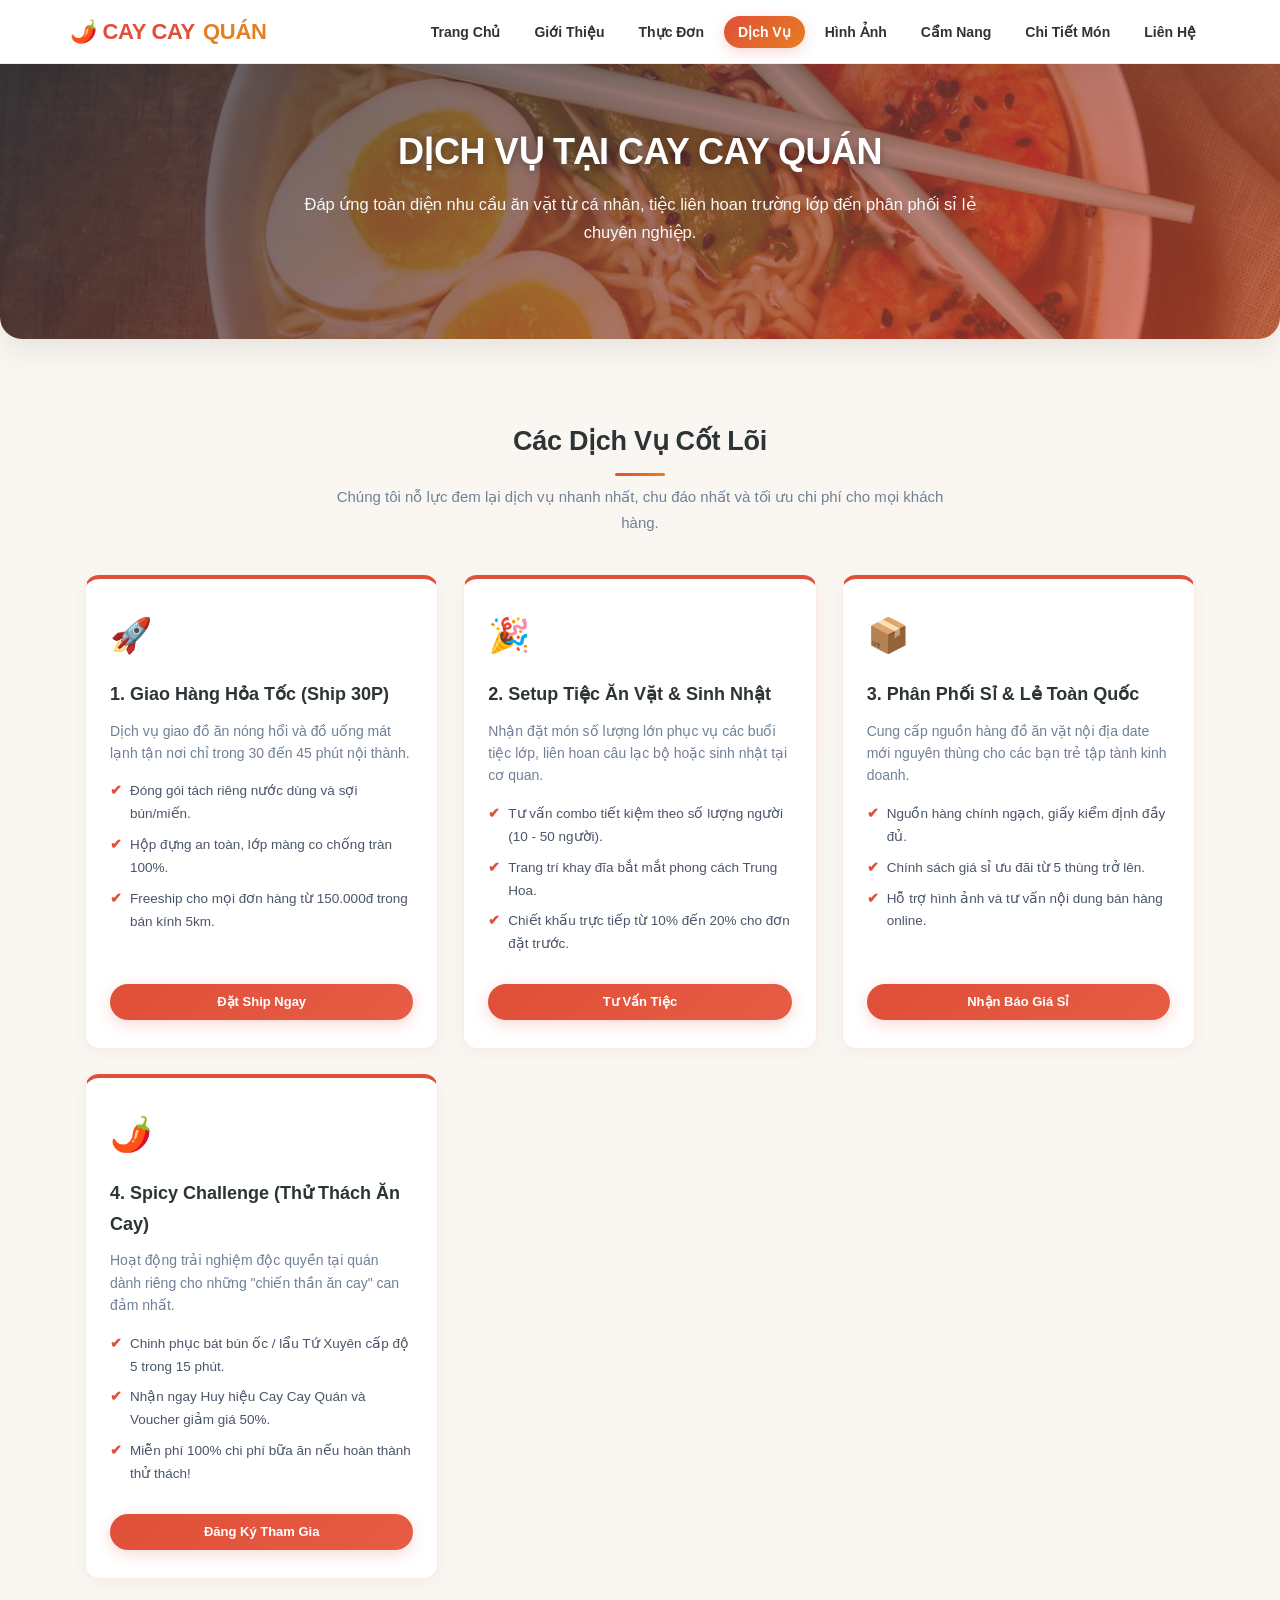
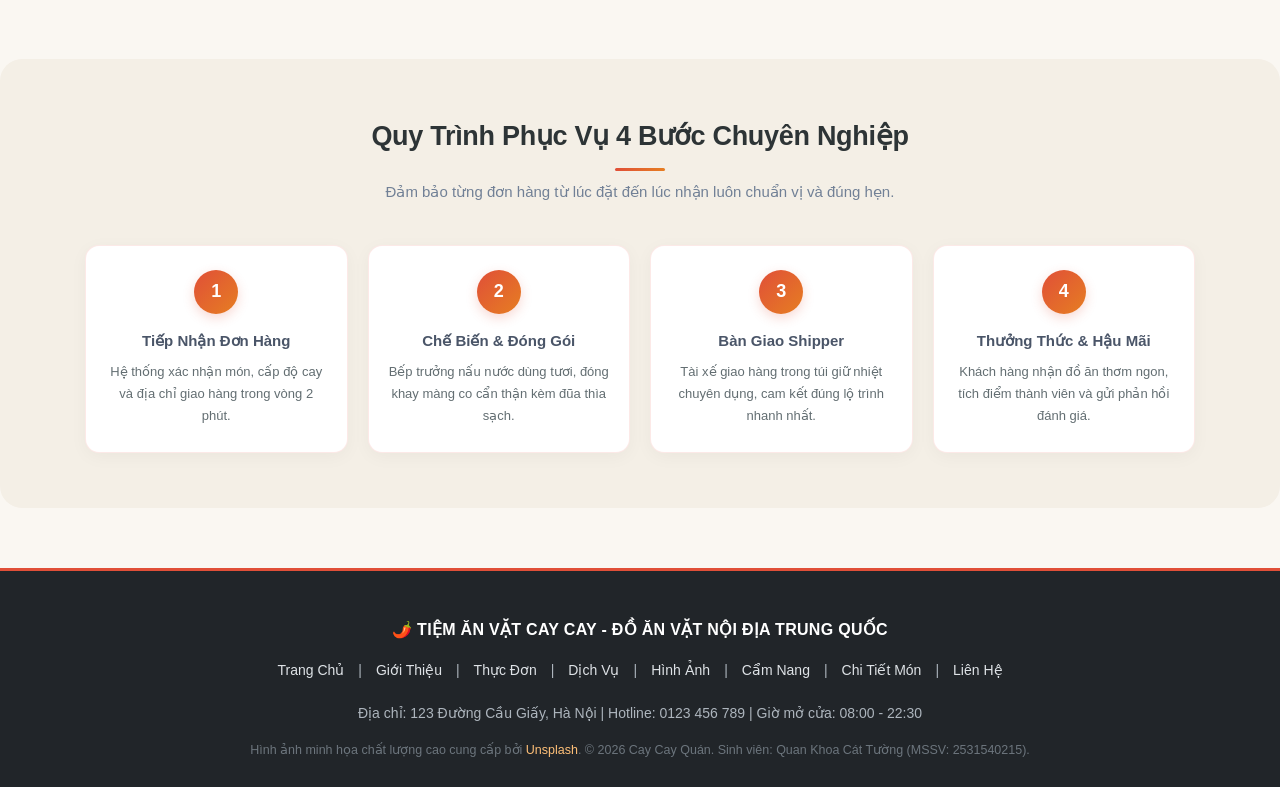
<file: services.html>
<!DOCTYPE html>
<html lang="vi">
<head>
  <meta charset="UTF-8">
  <meta name="viewport" content="width=device-width, initial-scale=1.0">
  <title>Tiệm Ăn Vặt Cay Cay - Dịch Vụ</title>
  <link rel="stylesheet" href="css/style.css">
</head>
<body>

  <!-- 1. THANH ĐIỀU HƯỚNG CHUNG (HEADER & NAVBAR) -->
  <header>
    <div class="container navbar">
      <a href="index.html" class="logo">🌶️ CAY CAY <span>QUÁN</span></a>
      <ul class="nav-links">
        <li><a href="index.html">Trang Chủ</a></li>
        <li><a href="about.html">Giới Thiệu</a></li>
        <li><a href="products.html">Thực Đơn</a></li>
        <li><a href="services.html" class="active">Dịch Vụ</a></li>
        <li><a href="gallery.html">Hình Ảnh</a></li>
        <li><a href="blog.html">Cẩm Nang</a></li>
        <li><a href="details.html">Chi Tiết Món</a></li>
        <li><a href="contact.html">Liên Hệ</a></li>
      </ul>
    </div>
  </header>

  <!-- BANNER -->
  <section class="hero" style="padding: 65px 20px;">
    <div class="container">
      <h1>DỊCH VỤ TẠI CAY CAY QUÁN</h1>
      <p>Đáp ứng toàn diện nhu cầu ăn vặt từ cá nhân, tiệc liên hoan trường lớp đến phân phối sỉ lẻ chuyên nghiệp.</p>
    </div>
  </section>

  <!-- LƯỚI 4 DỊCH VỤ CHÍNH -->
  <main class="section">
    <div class="container">
      <div class="section-title">
        <h2>Các Dịch Vụ Cốt Lõi</h2>
        <p>Chúng tôi nỗ lực đem lại dịch vụ nhanh nhất, chu đáo nhất và tối ưu chi phí cho mọi khách hàng.</p>
      </div>

      <div class="service-grid">
        <!-- Dịch vụ 1 -->
        <div class="service-card">
          <div class="service-icon">🚀</div>
          <h3>1. Giao Hàng Hỏa Tốc (Ship 30P)</h3>
          <p>Dịch vụ giao đồ ăn nóng hổi và đồ uống mát lạnh tận nơi chỉ trong 30 đến 45 phút nội thành.</p>
          <ul>
            <li>Đóng gói tách riêng nước dùng và sợi bún/miến.</li>
            <li>Hộp đựng an toàn, lớp màng co chống tràn 100%.</li>
            <li>Freeship cho mọi đơn hàng từ 150.000đ trong bán kính 5km.</li>
          </ul>
          <a href="contact.html" class="btn btn-sm">Đặt Ship Ngay</a>
        </div>

        <!-- Dịch vụ 2 -->
        <div class="service-card">
          <div class="service-icon">🎉</div>
          <h3>2. Setup Tiệc Ăn Vặt & Sinh Nhật</h3>
          <p>Nhận đặt món số lượng lớn phục vụ các buổi tiệc lớp, liên hoan câu lạc bộ hoặc sinh nhật tại cơ quan.</p>
          <ul>
            <li>Tư vấn combo tiết kiệm theo số lượng người (10 - 50 người).</li>
            <li>Trang trí khay đĩa bắt mắt phong cách Trung Hoa.</li>
            <li>Chiết khấu trực tiếp từ 10% đến 20% cho đơn đặt trước.</li>
          </ul>
          <a href="contact.html" class="btn btn-sm">Tư Vấn Tiệc</a>
        </div>

        <!-- Dịch vụ 3 -->
        <div class="service-card">
          <div class="service-icon">📦</div>
          <h3>3. Phân Phối Sỉ & Lẻ Toàn Quốc</h3>
          <p>Cung cấp nguồn hàng đồ ăn vặt nội địa date mới nguyên thùng cho các bạn trẻ tập tành kinh doanh.</p>
          <ul>
            <li>Nguồn hàng chính ngạch, giấy kiểm định đầy đủ.</li>
            <li>Chính sách giá sỉ ưu đãi từ 5 thùng trở lên.</li>
            <li>Hỗ trợ hình ảnh và tư vấn nội dung bán hàng online.</li>
          </ul>
          <a href="contact.html" class="btn btn-sm">Nhận Báo Giá Sỉ</a>
        </div>

        <!-- Dịch vụ 4 -->
        <div class="service-card">
          <div class="service-icon">🌶️</div>
          <h3>4. Spicy Challenge (Thử Thách Ăn Cay)</h3>
          <p>Hoạt động trải nghiệm độc quyền tại quán dành riêng cho những "chiến thần ăn cay" can đảm nhất.</p>
          <ul>
            <li>Chinh phục bát bún ốc / lẩu Tứ Xuyên cấp độ 5 trong 15 phút.</li>
            <li>Nhận ngay Huy hiệu Cay Cay Quán và Voucher giảm giá 50%.</li>
            <li>Miễn phí 100% chi phí bữa ăn nếu hoàn thành thử thách!</li>
          </ul>
          <a href="contact.html" class="btn btn-sm">Đăng Ký Tham Gia</a>
        </div>
      </div>
    </div>
  </main>

  <!-- QUY TRÌNH PHỤC VỤ (TIMELINE PROCESS) -->
  <section class="section section-bg">
    <div class="container">
      <div class="section-title">
        <h2>Quy Trình Phục Vụ 4 Bước Chuyên Nghiệp</h2>
        <p>Đảm bảo từng đơn hàng từ lúc đặt đến lúc nhận luôn chuẩn vị và đúng hẹn.</p>
      </div>

      <div class="timeline-grid">
        <div class="timeline-step">
          <div class="step-num">1</div>
          <h4 style="margin-bottom: 8px;">Tiếp Nhận Đơn Hàng</h4>
          <p style="font-size: 13px; color: #636e72;">Hệ thống xác nhận món, cấp độ cay và địa chỉ giao hàng trong vòng 2 phút.</p>
        </div>
        <div class="timeline-step">
          <div class="step-num">2</div>
          <h4 style="margin-bottom: 8px;">Chế Biến & Đóng Gói</h4>
          <p style="font-size: 13px; color: #636e72;">Bếp trưởng nấu nước dùng tươi, đóng khay màng co cẩn thận kèm đũa thìa sạch.</p>
        </div>
        <div class="timeline-step">
          <div class="step-num">3</div>
          <h4 style="margin-bottom: 8px;">Bàn Giao Shipper</h4>
          <p style="font-size: 13px; color: #636e72;">Tài xế giao hàng trong túi giữ nhiệt chuyên dụng, cam kết đúng lộ trình nhanh nhất.</p>
        </div>
        <div class="timeline-step">
          <div class="step-num">4</div>
          <h4 style="margin-bottom: 8px;">Thưởng Thức & Hậu Mãi</h4>
          <p style="font-size: 13px; color: #636e72;">Khách hàng nhận đồ ăn thơm ngon, tích điểm thành viên và gửi phản hồi đánh giá.</p>
        </div>
      </div>
    </div>
  </section>

  <!-- CHÂN TRANG CHUNG (FOOTER) -->
  <footer>
    <div class="container">
      <p><strong>🌶️ TIỆM ĂN VẶT CAY CAY - ĐỒ ĂN VẶT NỘI ĐỊA TRUNG QUỐC</strong></p>
      <div class="footer-nav">
        <a href="index.html">Trang Chủ</a> |
        <a href="about.html">Giới Thiệu</a> |
        <a href="products.html">Thực Đơn</a> |
        <a href="services.html">Dịch Vụ</a> |
        <a href="gallery.html">Hình Ảnh</a> |
        <a href="blog.html">Cẩm Nang</a> |
        <a href="details.html">Chi Tiết Món</a> |
        <a href="contact.html">Liên Hệ</a>
      </div>
      <p>Địa chỉ: 123 Đường Cầu Giấy, Hà Nội | Hotline: 0123 456 789 | Giờ mở cửa: 08:00 - 22:30</p>
      <p class="footer-credit">
        Hình ảnh minh họa chất lượng cao cung cấp bởi <a href="https://unsplash.com" target="_blank" rel="noopener">Unsplash</a>. &copy; 2026 Cay Cay Quán. Sinh viên: Quan Khoa Cát Tường (MSSV: 2531540215).
      </p>
    </div>
  </footer>

</body>
</html>
</file>
<file: css/style.css>
/* ==========================================================================
   TIỆM ĂN VẶT CAY CAY - ĐỒ ĂN VẶT CAY CHUA TRUNG QUỐC (CAY CAY QUÁN)
   Sinh viên: Quan Khoa Cát Tường - MSSV: 2531540215
   Thiết kế giao diện: Chuẩn Semantic HTML5, CSS3, Flexbox, Grid & Responsive
   Hệ màu sắc: Hài hòa, mềm mại, sang trọng, chuyển động hoạt ảnh (Animations & Transitions) siêu mượt
   ========================================================================== */

/* 1. THIẾT LẬP BIẾN MÀU & THÔNG SỐ TOÀN CỤC */
:root {
  --primary: #e04f38;          /* Đỏ ớt chu sa ấm, ngon mắt */
  --primary-hover: #cb3d27;    /* Đỏ trầm khi hover */
  --primary-soft: #fff1ee;     /* Đỏ cam pastel dịu mắt */
  --primary-glow: rgba(224, 79, 56, 0.22);
  
  --secondary: #e67e22;        /* Cam mật ong */
  --secondary-soft: #fef5ec;   /* Cam kem pastel */
  
  --warm-gold: #f39c12;        /* Vàng ánh kim ẩm thực */
  --warm-gold-soft: #fef9e7;
  
  --fresh-green: #27ae60;      /* Xanh thanh mát cho tag date mới */
  --fresh-green-soft: #eafaf1;

  --dark-text: #2d3436;        /* Chữ đen than chì thanh lịch */
  --body-text: #4a5568;        /* Chữ nội dung mềm mắt */
  --muted-text: #718096;       /* Chữ ghi chú xám nhẹ */
  
  --bg-page: #faf7f2;          /* Nền cháo ngọc ấm áp, thư thái */
  --bg-card: #ffffff;          /* Nền thẻ trắng tinh khôi */
  --bg-section: #f4efe6;       /* Nền phân đoạn xen kẽ */
  --border-soft: rgba(224, 79, 56, 0.12); /* Viền mờ thanh mảnh */
  
  --radius-sm: 8px;
  --radius-md: 14px;
  --radius-lg: 22px;
  --radius-pill: 50px;
  
  --shadow-subtle: 0 4px 18px rgba(0, 0, 0, 0.04);
  --shadow-medium: 0 8px 26px rgba(0, 0, 0, 0.06);
  --shadow-hover: 0 16px 36px rgba(224, 79, 56, 0.15);
  
  --transition: all 0.35s cubic-bezier(0.25, 0.8, 0.25, 1);
  --transition-fast: all 0.2s ease-in-out;
}

/* 2. KEYFRAMES HOẠT ẢNH CHUYỂN ĐỘNG (ANIMATIONS) */
@keyframes cardAppear {
  0% {
    opacity: 0;
    transform: translateY(22px) scale(0.97);
  }
  100% {
    opacity: 1;
    transform: translateY(0) scale(1);
  }
}

@keyframes floatSlow {
  0%, 100% {
    transform: translateY(0px) rotate(0deg);
  }
  50% {
    transform: translateY(-6px) rotate(2deg);
  }
}

@keyframes pulseGlow {
  0%, 100% {
    box-shadow: 0 4px 15px var(--primary-glow);
  }
  50% {
    box-shadow: 0 8px 25px rgba(224, 79, 56, 0.38);
  }
}

@keyframes softBadgeBounce {
  0%, 100% {
    transform: translateY(0);
  }
  50% {
    transform: translateY(-3px);
  }
}

@keyframes fadeInPage {
  from {
    opacity: 0;
    transform: translateY(12px);
  }
  to {
    opacity: 1;
    transform: translateY(0);
  }
}

/* 3. RESET VÀ THIẾT KẾ CƠ BẢN */
*, *::before, *::after {
  margin: 0;
  padding: 0;
  box-sizing: border-box;
}

html {
  scroll-behavior: smooth;
}

body {
  background-color: var(--bg-page);
  color: var(--body-text);
  font-family: 'Segoe UI', -apple-system, BlinkMacSystemFont, Roboto, Oxygen, Ubuntu, Cantarell, sans-serif;
  line-height: 1.7;
  font-size: 15px;
  -webkit-font-smoothing: antialiased;
  animation: fadeInPage 0.5s ease-out;
}

img {
  max-width: 100%;
  height: auto;
  display: block;
}

a {
  color: inherit;
  text-decoration: none;
  transition: var(--transition);
}

.container {
  width: 92%;
  max-width: 1140px;
  margin: 0 auto;
  padding: 0 15px;
}

/* 4. THANH ĐIỀU HƯỚNG GLASSMORPHISM (HEADER & NAVBAR) */
header {
  background: rgba(255, 255, 255, 0.94);
  backdrop-filter: blur(14px);
  -webkit-backdrop-filter: blur(14px);
  box-shadow: 0 2px 20px rgba(0, 0, 0, 0.04);
  position: sticky;
  top: 0;
  z-index: 1000;
  border-bottom: 1px solid var(--border-soft);
  transition: var(--transition);
}

.navbar {
  display: flex;
  justify-content: space-between;
  align-items: center;
  padding: 13px 0;
}

.logo {
  font-size: 22px;
  font-weight: 800;
  color: var(--primary);
  letter-spacing: -0.3px;
  display: flex;
  align-items: center;
  gap: 8px;
  transition: var(--transition);
}

.logo:hover {
  transform: scale(1.03);
}

.logo span {
  color: var(--secondary);
  font-weight: 700;
}

.nav-links {
  display: flex;
  list-style: none;
  gap: 6px;
  align-items: center;
  flex-wrap: wrap;
}

.nav-links a {
  color: var(--dark-text);
  font-weight: 600;
  font-size: 14px;
  padding: 8px 14px;
  border-radius: var(--radius-pill);
  transition: var(--transition);
  position: relative;
}

.nav-links a:hover {
  color: var(--primary);
  background-color: var(--primary-soft);
  transform: translateY(-1px);
}

.nav-links a.active {
  color: #ffffff;
  background: linear-gradient(135deg, var(--primary), var(--secondary));
  box-shadow: 0 4px 14px var(--primary-glow);
}

/* 5. BANNER HERO MỀM MẠI (HERO SECTION) */
.hero {
  position: relative;
  background: linear-gradient(135deg, rgba(34, 47, 62, 0.78) 0%, rgba(224, 79, 56, 0.65) 100%),
              url('../images/hero.jpg') center/cover no-repeat;
  color: #ffffff;
  text-align: center;
  padding: 95px 20px;
  border-radius: 0 0 var(--radius-lg) var(--radius-lg);
  margin-bottom: 25px;
  box-shadow: 0 12px 32px rgba(0, 0, 0, 0.08);
  overflow: hidden;
}

.hero h1 {
  font-size: 36px;
  font-weight: 800;
  margin-bottom: 14px;
  letter-spacing: -0.5px;
  line-height: 1.3;
  text-shadow: 0 2px 10px rgba(0, 0, 0, 0.35);
  animation: fadeInPage 0.7s ease-out;
}

.hero p {
  font-size: 16.5px;
  max-width: 700px;
  margin: 0 auto 28px;
  color: #f7fafc;
  font-weight: 400;
  animation: fadeInPage 0.9s ease-out;
}

.hero-btns {
  display: flex;
  justify-content: center;
  gap: 14px;
  flex-wrap: wrap;
  animation: fadeInPage 1.1s ease-out;
}

/* 6. CÁC NÚT BẤM HIỆN ĐẠI (BUTTONS) */
.btn {
  display: inline-flex;
  align-items: center;
  justify-content: center;
  gap: 8px;
  padding: 11px 26px;
  background: linear-gradient(135deg, var(--primary), #e65c45);
  color: #ffffff;
  border-radius: var(--radius-pill);
  font-weight: 600;
  font-size: 14px;
  border: none;
  cursor: pointer;
  box-shadow: 0 4px 15px var(--primary-glow);
  transition: var(--transition);
}

.btn:hover {
  background: linear-gradient(135deg, var(--primary-hover), var(--primary));
  transform: translateY(-3px) scale(1.02);
  box-shadow: 0 8px 25px rgba(224, 79, 56, 0.32);
  color: #ffffff;
}

.btn-outline {
  background: rgba(255, 255, 255, 0.16);
  backdrop-filter: blur(8px);
  color: #ffffff;
  border: 1.5px solid rgba(255, 255, 255, 0.65);
  box-shadow: none;
}

.btn-outline:hover {
  background: #ffffff;
  color: var(--primary);
  border-color: #ffffff;
  transform: translateY(-3px) scale(1.02);
}

.btn-secondary {
  background: linear-gradient(135deg, var(--secondary), #f39c12);
  box-shadow: 0 4px 15px rgba(230, 126, 34, 0.22);
}

.btn-secondary:hover {
  background: linear-gradient(135deg, #d35400, var(--secondary));
  box-shadow: 0 8px 25px rgba(230, 126, 34, 0.32);
  transform: translateY(-3px) scale(1.02);
}

.btn-sm {
  padding: 7px 16px;
  font-size: 13px;
  border-radius: var(--radius-pill);
}

/* 7. TIÊU ĐỀ PHÂN ĐOẠN (SECTION TITLES) */
.section {
  padding: 55px 0;
}

.section-bg {
  background-color: var(--bg-section);
  border-radius: var(--radius-lg);
  margin: 25px 0;
}

.section-title {
  text-align: center;
  margin-bottom: 40px;
}

.section-title h2 {
  font-size: 27px;
  color: var(--dark-text);
  font-weight: 800;
  letter-spacing: -0.3px;
  margin-bottom: 8px;
  position: relative;
  display: inline-block;
}

.section-title h2::after {
  content: "";
  display: block;
  width: 50px;
  height: 3px;
  background: linear-gradient(to right, var(--primary), var(--secondary));
  border-radius: 2px;
  margin: 8px auto 0;
  transition: width 0.3s;
}

.section-title:hover h2::after {
  width: 80px;
}

.section-title p {
  color: var(--muted-text);
  font-size: 15px;
  max-width: 620px;
  margin: 0 auto;
}

/* 8. LƯỚI VÀ THẺ SẢN PHẨM MỀM MẠI (DISH GRID & CARDS) */
.dish-grid {
  display: grid;
  grid-template-columns: repeat(auto-fill, minmax(260px, 1fr));
  gap: 26px;
}

.dish-card {
  background: var(--bg-card);
  border-radius: var(--radius-md);
  overflow: hidden;
  box-shadow: var(--shadow-subtle);
  border: 1px solid var(--border-soft);
  transition: var(--transition);
  display: flex;
  flex-direction: column;
  animation: cardAppear 0.5s cubic-bezier(0.16, 1, 0.3, 1) forwards;
}

.dish-card:hover {
  transform: translateY(-8px);
  box-shadow: var(--shadow-hover);
  border-color: rgba(224, 79, 56, 0.3);
}

.dish-card-img-wrap {
  position: relative;
  overflow: hidden;
  height: 195px;
}

.dish-card img {
  width: 100%;
  height: 100%;
  object-fit: cover;
  transition: transform 0.6s cubic-bezier(0.25, 0.8, 0.25, 1);
}

.dish-card:hover img {
  transform: scale(1.08);
}

.dish-badge-overlay {
  position: absolute;
  top: 12px;
  left: 12px;
  background: rgba(224, 79, 56, 0.94);
  backdrop-filter: blur(4px);
  color: #ffffff;
  padding: 3px 10px;
  border-radius: var(--radius-pill);
  font-size: 11px;
  font-weight: 700;
  letter-spacing: 0.2px;
  box-shadow: 0 2px 8px rgba(0, 0, 0, 0.15);
  animation: softBadgeBounce 2.5s infinite;
}

.dish-info {
  padding: 18px;
  display: flex;
  flex-direction: column;
  flex-grow: 1;
}

.dish-header {
  display: flex;
  justify-content: space-between;
  align-items: baseline;
  gap: 8px;
  margin-bottom: 6px;
}

.dish-name {
  font-size: 16.5px;
  font-weight: 700;
  color: var(--dark-text);
  line-height: 1.4;
  transition: var(--transition-fast);
}

.dish-card:hover .dish-name {
  color: var(--primary);
}

.dish-price {
  color: var(--primary);
  font-weight: 800;
  font-size: 16.5px;
  white-space: nowrap;
}

.dish-desc {
  font-size: 13px;
  color: var(--muted-text);
  line-height: 1.6;
  margin-bottom: 14px;
  flex-grow: 1;
}

.dish-footer {
  display: flex;
  justify-content: space-between;
  align-items: center;
  border-top: 1px solid rgba(0, 0, 0, 0.05);
  padding-top: 12px;
  margin-top: auto;
}

.spicy-tag {
  display: inline-flex;
  align-items: center;
  gap: 4px;
  padding: 3px 10px;
  background-color: var(--primary-soft);
  color: var(--primary);
  border-radius: var(--radius-pill);
  font-size: 11.5px;
  font-weight: 700;
  border: 1px solid rgba(224, 79, 56, 0.15);
  transition: var(--transition-fast);
}

.spicy-tag:hover {
  background-color: var(--primary);
  color: #ffffff;
}

.cooling-tag {
  display: inline-flex;
  align-items: center;
  gap: 4px;
  padding: 3px 10px;
  background-color: var(--fresh-green-soft);
  color: var(--fresh-green);
  border-radius: var(--radius-pill);
  font-size: 11.5px;
  font-weight: 700;
  border: 1px solid rgba(39, 174, 96, 0.2);
  transition: var(--transition-fast);
}

.cooling-tag:hover {
  background-color: var(--fresh-green);
  color: #ffffff;
}

/* 9. BỘ LỌC DANH MỤC DẠNG TAB HOẠT ẢNH CHUYỂN QUA LẠI MƯỢT MÀ */
.filter-pills-wrapper {
  background: var(--bg-card);
  padding: 12px 18px;
  border-radius: var(--radius-pill);
  display: inline-flex;
  box-shadow: var(--shadow-subtle);
  border: 1px solid var(--border-soft);
  margin: 0 auto 35px;
  flex-wrap: wrap;
  justify-content: center;
  gap: 8px;
}

.filter-pill {
  padding: 9px 20px;
  background-color: transparent;
  border: 1.5px solid transparent;
  border-radius: var(--radius-pill);
  color: var(--body-text);
  font-weight: 600;
  font-size: 14px;
  cursor: pointer;
  transition: var(--transition);
  display: inline-flex;
  align-items: center;
  gap: 6px;
}

.filter-pill:hover {
  color: var(--primary);
  background-color: var(--primary-soft);
  transform: translateY(-2px);
}

.filter-pill.active {
  background: linear-gradient(135deg, var(--primary), var(--secondary));
  color: #ffffff;
  border-color: transparent;
  box-shadow: 0 4px 15px var(--primary-glow);
  transform: translateY(-2px);
}

/* 10. THẺ ĐẶC ĐIỂM TIỆM (FEATURE CARDS) */
.feature-grid {
  display: grid;
  grid-template-columns: repeat(auto-fit, minmax(230px, 1fr));
  gap: 22px;
}

.feature-item {
  background: var(--bg-card);
  padding: 28px 22px;
  border-radius: var(--radius-md);
  text-align: center;
  box-shadow: var(--shadow-subtle);
  border: 1px solid var(--border-soft);
  transition: var(--transition);
}

.feature-item:hover {
  transform: translateY(-7px);
  box-shadow: var(--shadow-hover);
  border-color: rgba(224, 79, 56, 0.25);
}

.feature-icon {
  width: 58px;
  height: 58px;
  line-height: 58px;
  background: var(--primary-soft);
  color: var(--primary);
  font-size: 26px;
  border-radius: 50%;
  margin: 0 auto 16px;
  transition: var(--transition);
}

.feature-item:hover .feature-icon {
  background: var(--primary);
  color: #ffffff;
  transform: rotate(12deg) scale(1.08);
}

.feature-item h3 {
  font-size: 17px;
  color: var(--dark-text);
  font-weight: 700;
  margin-bottom: 8px;
}

.feature-item p {
  font-size: 13.5px;
  color: var(--muted-text);
  line-height: 1.6;
}

/* 11. PHẦN GIỚI THIỆU (ABOUT US SECTIONS) */
.about-box {
  display: flex;
  align-items: center;
  gap: 45px;
  margin-bottom: 45px;
  flex-wrap: wrap;
}

.about-box.reverse {
  flex-direction: row-reverse;
}

.about-text {
  flex: 1.1;
  min-width: 300px;
}

.about-text h3 {
  color: var(--primary);
  font-size: 23px;
  font-weight: 800;
  margin-bottom: 14px;
}

.about-text p {
  color: var(--body-text);
  margin-bottom: 14px;
  font-size: 15px;
  text-align: justify;
}

.about-img {
  flex: 0.9;
  min-width: 300px;
  border-radius: var(--radius-lg);
  overflow: hidden;
  box-shadow: var(--shadow-medium);
  border: 1px solid var(--border-soft);
}

.about-img img {
  width: 100%;
  height: 310px;
  object-fit: cover;
  transition: transform 0.6s cubic-bezier(0.25, 0.8, 0.25, 1);
}

.about-img:hover img {
  transform: scale(1.05);
}

/* 12. TRANG DỊCH VỤ (SERVICE CARDS & TIMELINE) */
.service-grid {
  display: grid;
  grid-template-columns: repeat(auto-fit, minmax(260px, 1fr));
  gap: 25px;
}

.service-card {
  background: var(--bg-card);
  border-radius: var(--radius-md);
  padding: 28px 24px;
  box-shadow: var(--shadow-subtle);
  border: 1px solid var(--border-soft);
  border-top: 4px solid var(--primary);
  transition: var(--transition);
  display: flex;
  flex-direction: column;
}

.service-card:hover {
  transform: translateY(-7px);
  box-shadow: var(--shadow-hover);
}

.service-icon {
  font-size: 34px;
  margin-bottom: 14px;
  animation: floatSlow 3s ease-in-out infinite;
}

.service-card h3 {
  color: var(--dark-text);
  font-size: 18px;
  font-weight: 700;
  margin-bottom: 10px;
}

.service-card p {
  color: var(--muted-text);
  font-size: 14px;
  margin-bottom: 16px;
  line-height: 1.6;
}

.service-card ul {
  list-style: none;
  font-size: 13.5px;
  color: var(--body-text);
  margin-bottom: 20px;
  flex-grow: 1;
}

.service-card ul li {
  margin-bottom: 8px;
  position: relative;
  padding-left: 20px;
}

.service-card ul li::before {
  content: "✔";
  position: absolute;
  left: 0;
  color: var(--primary);
  font-weight: bold;
}

.timeline-grid {
  display: grid;
  grid-template-columns: repeat(auto-fit, minmax(220px, 1fr));
  gap: 20px;
  margin-top: 30px;
}

.timeline-step {
  background: var(--bg-card);
  border-radius: var(--radius-md);
  padding: 24px 20px;
  text-align: center;
  box-shadow: var(--shadow-subtle);
  border: 1px solid var(--border-soft);
  transition: var(--transition);
}

.timeline-step:hover {
  transform: translateY(-5px);
  box-shadow: var(--shadow-medium);
}

.step-num {
  width: 44px;
  height: 44px;
  background: linear-gradient(135deg, var(--primary), var(--secondary));
  color: #ffffff;
  border-radius: 50%;
  display: flex;
  align-items: center;
  justify-content: center;
  font-weight: 800;
  margin: 0 auto 14px;
  font-size: 18px;
  box-shadow: 0 4px 12px var(--primary-glow);
}

/* 13. BỘ SƯU TẬP HÌNH ẢNH (GALLERY) */
.gallery-grid {
  display: grid;
  grid-template-columns: repeat(auto-fill, minmax(250px, 1fr));
  gap: 22px;
}

.gallery-item {
  background: var(--bg-card);
  border-radius: var(--radius-md);
  overflow: hidden;
  box-shadow: var(--shadow-subtle);
  border: 1px solid var(--border-soft);
  transition: var(--transition);
}

.gallery-item:hover {
  transform: translateY(-6px);
  box-shadow: var(--shadow-hover);
}

.gallery-item-img {
  overflow: hidden;
  height: 220px;
}

.gallery-item img {
  width: 100%;
  height: 100%;
  object-fit: cover;
  transition: transform 0.6s cubic-bezier(0.25, 0.8, 0.25, 1);
}

.gallery-item:hover img {
  transform: scale(1.09);
}

.gallery-caption {
  padding: 14px 16px;
}

.gallery-caption h4 {
  font-size: 15.5px;
  color: var(--dark-text);
  font-weight: 700;
  margin-bottom: 4px;
}

.gallery-caption p {
  font-size: 12.5px;
  color: var(--muted-text);
  line-height: 1.5;
}

/* 14. BÀI VIẾT & CẨM NANG (BLOG) */
.blog-grid {
  display: grid;
  grid-template-columns: repeat(auto-fill, minmax(310px, 1fr));
  gap: 26px;
}

.blog-card {
  background: var(--bg-card);
  border-radius: var(--radius-md);
  overflow: hidden;
  box-shadow: var(--shadow-subtle);
  border: 1px solid var(--border-soft);
  display: flex;
  flex-direction: column;
  transition: var(--transition);
}

.blog-card:hover {
  transform: translateY(-7px);
  box-shadow: var(--shadow-hover);
}

.blog-card-img {
  height: 210px;
  overflow: hidden;
}

.blog-card img {
  width: 100%;
  height: 100%;
  object-fit: cover;
  transition: transform 0.6s cubic-bezier(0.25, 0.8, 0.25, 1);
}

.blog-card:hover img {
  transform: scale(1.07);
}

.blog-body {
  padding: 22px;
  display: flex;
  flex-direction: column;
  flex-grow: 1;
}

.blog-meta {
  font-size: 12px;
  color: var(--muted-text);
  margin-bottom: 10px;
}

.blog-meta span {
  color: var(--primary);
  font-weight: 700;
  margin-right: 8px;
  background: var(--primary-soft);
  padding: 2px 8px;
  border-radius: var(--radius-pill);
}

.blog-card h3 {
  font-size: 17px;
  color: var(--dark-text);
  font-weight: 700;
  margin-bottom: 10px;
  line-height: 1.45;
}

.blog-card p {
  font-size: 13.5px;
  color: var(--body-text);
  line-height: 1.6;
  margin-bottom: 16px;
  flex-grow: 1;
}

/* 15. CHI TIẾT SẢN PHẨM (DETAILS) */
.product-detail-wrapper {
  display: flex;
  gap: 40px;
  background: var(--bg-card);
  padding: 35px;
  border-radius: var(--radius-lg);
  box-shadow: var(--shadow-medium);
  border: 1px solid var(--border-soft);
  flex-wrap: wrap;
  margin-bottom: 40px;
}

.product-detail-img {
  flex: 1;
  min-width: 320px;
}

.product-detail-img img {
  width: 100%;
  height: 380px;
  object-fit: cover;
  border-radius: var(--radius-md);
  box-shadow: var(--shadow-subtle);
  transition: var(--transition);
}

.product-detail-info {
  flex: 1.2;
  min-width: 320px;
}

.product-detail-badge {
  display: inline-block;
  background: linear-gradient(135deg, var(--primary), var(--secondary));
  color: #ffffff;
  padding: 4px 14px;
  border-radius: var(--radius-pill);
  font-size: 12px;
  font-weight: 700;
  margin-bottom: 12px;
  box-shadow: 0 4px 12px var(--primary-glow);
}

.product-detail-info h1 {
  font-size: 26px;
  font-weight: 800;
  color: var(--dark-text);
  margin-bottom: 10px;
  letter-spacing: -0.3px;
}

.product-detail-price {
  font-size: 28px;
  color: var(--primary);
  font-weight: 800;
  margin-bottom: 15px;
}

.product-detail-price del {
  font-size: 18px;
  color: var(--muted-text);
  margin-left: 10px;
  font-weight: normal;
}

.product-meta-list {
  list-style: none;
  margin-bottom: 22px;
  font-size: 14px;
}

.product-meta-list li {
  margin-bottom: 8px;
  color: var(--body-text);
}

.product-meta-list strong {
  color: var(--dark-text);
  min-width: 140px;
  display: inline-block;
}

.product-custom-options {
  background: var(--bg-page);
  padding: 18px;
  border-radius: var(--radius-md);
  margin-bottom: 22px;
  border: 1px dashed var(--secondary);
}

.option-group {
  margin-bottom: 12px;
}

.option-group:last-child {
  margin-bottom: 0;
}

.option-group label {
  font-weight: 700;
  font-size: 13.5px;
  color: var(--dark-text);
  display: block;
  margin-bottom: 6px;
}

.option-group select {
  width: 100%;
  padding: 9px 12px;
  border-radius: var(--radius-sm);
  border: 1px solid #e2e8f0;
  background: #ffffff;
  font-size: 14px;
  color: var(--dark-text);
  outline: none;
  transition: var(--transition);
}

.option-group select:focus {
  border-color: var(--primary);
  box-shadow: 0 0 0 3px var(--primary-glow);
}

.detail-specs-table {
  width: 100%;
  border-collapse: collapse;
  margin: 20px 0;
  font-size: 14px;
}

.detail-specs-table th,
.detail-specs-table td {
  padding: 12px 16px;
  border: 1px solid #edf2f7;
  text-align: left;
}

.detail-specs-table th {
  background-color: var(--bg-section);
  width: 28%;
  color: var(--primary);
  font-weight: 700;
}

/* 16. FORM LIÊN HỆ & ĐẶT SHIP (CONTACT) */
.contact-wrapper {
  display: flex;
  gap: 35px;
  background: var(--bg-card);
  padding: 35px;
  border-radius: var(--radius-lg);
  box-shadow: var(--shadow-medium);
  border: 1px solid var(--border-soft);
  flex-wrap: wrap;
}

.contact-info,
.contact-form {
  flex: 1;
  min-width: 300px;
}

.contact-info h3,
.contact-form h3 {
  color: var(--primary);
  font-size: 21px;
  font-weight: 800;
  margin-bottom: 18px;
}

.info-line {
  margin-bottom: 16px;
  font-size: 14px;
}

.info-line strong {
  display: block;
  color: var(--dark-text);
  margin-bottom: 3px;
}

.info-line p {
  color: var(--body-text);
}

.form-group {
  margin-bottom: 16px;
}

.form-group label {
  display: block;
  font-size: 13.5px;
  font-weight: 600;
  color: var(--dark-text);
  margin-bottom: 6px;
}

.form-group input,
.form-group select,
.form-group textarea {
  width: 100%;
  padding: 11px 14px;
  border: 1px solid #e2e8f0;
  border-radius: var(--radius-sm);
  font-size: 14px;
  color: var(--dark-text);
  background: #fbfbfb;
  outline: none;
  font-family: inherit;
  transition: var(--transition);
}

.form-group input:focus,
.form-group select:focus,
.form-group textarea:focus {
  background: #ffffff;
  border-color: var(--primary);
  box-shadow: 0 0 0 3px var(--primary-glow);
}

/* 17. CHÂN TRANG ĐẲNG CẤP (FOOTER) */
footer {
  background: #212529;
  color: #adb5bd;
  text-align: center;
  padding: 45px 15px 25px;
  font-size: 14px;
  margin-top: 60px;
  border-top: 3px solid var(--primary);
}

footer strong {
  color: #ffffff;
  font-size: 16px;
  letter-spacing: 0.3px;
}

footer a {
  color: #ffc078;
}

footer a:hover {
  color: #ffffff;
}

.footer-nav {
  margin: 16px 0 20px;
  display: flex;
  justify-content: center;
  flex-wrap: wrap;
  gap: 14px;
}

.footer-nav a {
  color: #dee2e6;
  font-size: 14px;
  font-weight: 500;
}

.footer-nav a:hover {
  color: var(--primary-soft);
}

.footer-credit {
  margin-top: 14px;
  font-size: 12.5px;
  color: #6c757d;
}

/* 18. RESPONSIVE THÍCH ỨNG ĐA THIẾT BỊ */
@media (max-width: 992px) {
  .hero h1 {
    font-size: 30px;
  }
  .product-detail-wrapper {
    flex-direction: column;
  }
  .product-detail-img img {
    height: 320px;
  }
}

@media (max-width: 768px) {
  .navbar {
    flex-direction: column;
    gap: 14px;
    padding: 12px 0;
  }
  .nav-links {
    gap: 6px;
    justify-content: center;
  }
  .nav-links a {
    font-size: 13px;
    padding: 6px 10px;
  }
  .hero {
    padding: 65px 15px;
  }
  .hero h1 {
    font-size: 24px;
  }
  .hero p {
    font-size: 14.5px;
  }
  .about-box,
  .about-box.reverse {
    flex-direction: column;
    gap: 25px;
  }
  .contact-wrapper {
    flex-direction: column;
    padding: 24px;
  }
  .section-title h2 {
    font-size: 23px;
  }
  .filter-pills-wrapper {
    border-radius: var(--radius-md);
  }
}

@media (max-width: 480px) {
  .nav-links a {
    font-size: 12px;
    padding: 5px 8px;
  }
  .hero-btns .btn {
    width: 100%;
  }
  .dish-grid,
  .service-grid,
  .gallery-grid,
  .blog-grid {
    grid-template-columns: 1fr;
  }
}
</file>
